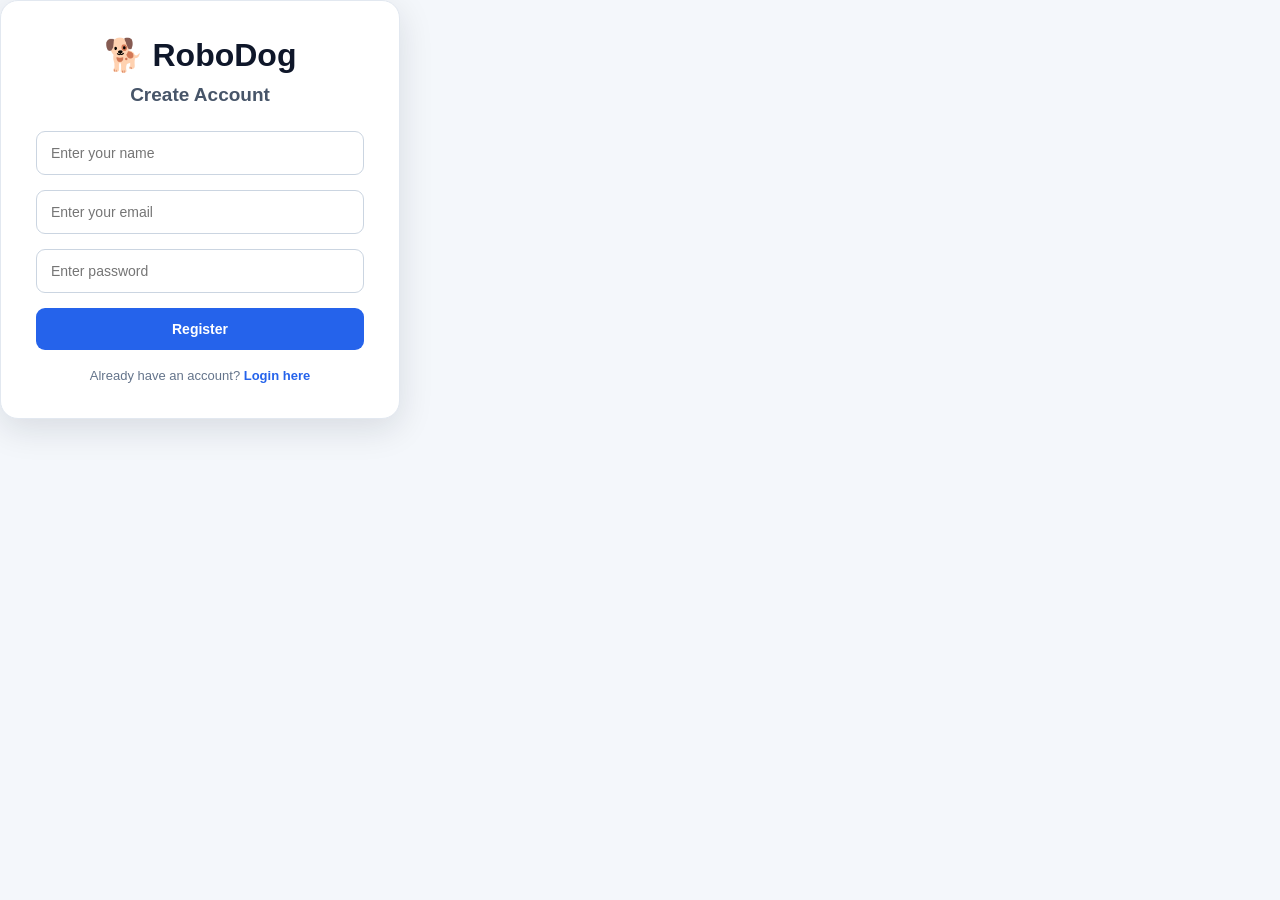
<file: Frontends/index.html>
<!DOCTYPE html>
<html lang="en">
<head>
    <meta charset="UTF-8">
    <meta name="viewport" content="width=device-width, initial-scale=1.0">

    <title>RoboDog - Register</title>

    <link rel="stylesheet" href="style.css">
</head>

<body>

    <div class="container">

        <h1>🐕 RoboDog</h1>
        <h2>Create Account</h2>

        <form id="registerForm">

            <input
                type="text"
                id="name"
                placeholder="Enter your name"
                required
            >

            <input
                type="email"
                id="email"
                placeholder="Enter your email"
                required
            >

            <input
                type="password"
                id="password"
                placeholder="Enter password"
                required
            >

            <button type="submit">
                Register
            </button>

        </form>

        <p id="message"></p>
<p class="login-link">
    Already have an account?
    <a href="login.html">Login here</a>
</p>
    </div>

    <script src="script.js"></script>

</body>
</html>
</file>
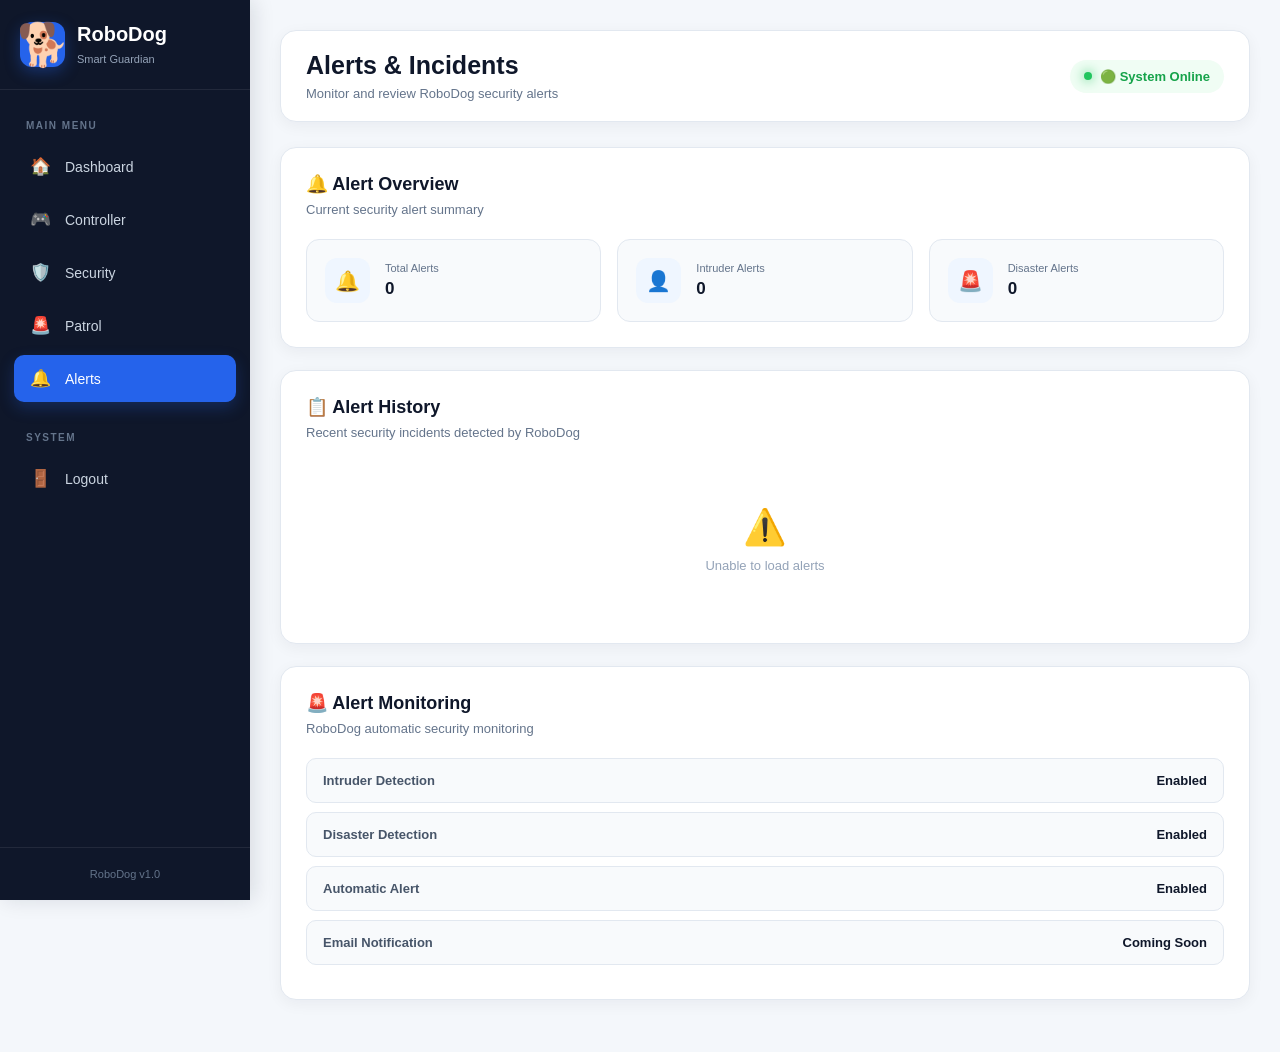
<file: Frontends/alerts.html>
<!DOCTYPE html>
<html lang="en">

<head>

    <meta charset="UTF-8">

    <meta name="viewport"
          content="width=device-width, initial-scale=1.0">

    <title>RoboDog - Alerts</title>

    <link rel="stylesheet" href="style.css">

</head>


<body>

<div class="app-layout">


    <!-- ================= SIDEBAR ================= -->

    <aside class="sidebar">

        <div class="sidebar-logo">

            <div class="logo-icon">
                🐕
            </div>

            <div>
                <h2>RoboDog</h2>

                <span>
                    Smart Guardian
                </span>
            </div>

        </div>


        <nav class="sidebar-nav">

            <p class="nav-title">
                MAIN MENU
            </p>


            <a href="dashboard.html"
               class="nav-link">

                <span>🏠</span>
                <span>Dashboard</span>

            </a>


            <a href="controller.html"
               class="nav-link">

                <span>🎮</span>
                <span>Controller</span>

            </a>


            <a href="security.html"
               class="nav-link">

                <span>🛡️</span>
                <span>Security</span>

            </a>


            <a href="patrol.html"
               class="nav-link">

                <span>🚨</span>
                <span>Patrol</span>

            </a>


            <a href="alerts.html"
               class="nav-link active">

                <span>🔔</span>
                <span>Alerts</span>

            </a>


            <p class="nav-title nav-title-bottom">
                SYSTEM
            </p>


            <a href="login.html"
               class="nav-link">

                <span>🚪</span>
                <span>Logout</span>

            </a>

        </nav>


        <div class="sidebar-footer">

            <div class="sidebar-version">
                RoboDog v1.0
            </div>

        </div>

    </aside>



    <!-- ================= MAIN CONTENT ================= -->

    <main class="main-content">


        <!-- HEADER -->

        <header class="dashboard-header">

            <div class="header-left">

                <h1>
                    Alerts & Incidents
                </h1>

                <p>
                    Monitor and review RoboDog security alerts
                </p>

            </div>


            <div class="header-right">

                <div class="online-status">

                    <span class="status-dot"></span>

                    <span>
                        🟢 System Online
                    </span>

                </div>

            </div>

        </header>



        <!-- ================= ALERT OVERVIEW ================= -->

        <section class="card">

            <div class="section-header">

                <div>

                    <h2>
                        🔔 Alert Overview
                    </h2>

                    <p>
                        Current security alert summary
                    </p>

                </div>

            </div>


            <div class="status-grid">


                <!-- TOTAL -->

                <div class="status-card">

                    <div class="status-card-icon">
                        🔔
                    </div>

                    <div>

                        <span>
                            Total Alerts
                        </span>

                        <strong id="totalAlerts">
                            0
                        </strong>

                    </div>

                </div>


                <!-- INTRUDER -->

                <div class="status-card">

                    <div class="status-card-icon">
                        👤
                    </div>

                    <div>

                        <span>
                            Intruder Alerts
                        </span>

                        <strong id="intruderAlerts">
                            0
                        </strong>

                    </div>

                </div>


                <!-- DISASTER -->

                <div class="status-card">

                    <div class="status-card-icon">
                        🚨
                    </div>

                    <div>

                        <span>
                            Disaster Alerts
                        </span>

                        <strong id="disasterAlerts">
                            0
                        </strong>

                    </div>

                </div>


            </div>

        </section>



        <!-- ================= ALERT HISTORY ================= -->

        <section class="card">

            <div class="section-header">

                <div>

                    <h2>
                        📋 Alert History
                    </h2>

                    <p>
                        Recent security incidents detected by RoboDog
                    </p>

                </div>

            </div>


            <div id="alertHistory"
                 class="alert-history">

                <div class="alert-empty">

                    <span>
                        🔔
                    </span>

                    <p>
                        Loading alerts...
                    </p>

                </div>

            </div>

        </section>



        <!-- ================= ALERT INFORMATION ================= -->

        <section class="card">

            <div class="section-header">

                <div>

                    <h2>
                        🚨 Alert Monitoring
                    </h2>

                    <p>
                        RoboDog automatic security monitoring
                    </p>

                </div>

            </div>


            <div class="status-item">

                <strong>
                    Intruder Detection
                </strong>

                <span>
                    Enabled
                </span>

            </div>


            <div class="status-item">

                <strong>
                    Disaster Detection
                </strong>

                <span>
                    Enabled
                </span>

            </div>


            <div class="status-item">

                <strong>
                    Automatic Alert
                </strong>

                <span>
                    Enabled
                </span>

            </div>


            <div class="status-item">

                <strong>
                    Email Notification
                </strong>

                <span>
                    Coming Soon
                </span>

            </div>

        </section>


    </main>

</div>



<script>

async function loadAlerts() {

    try {

        const response = await fetch(
            "http://127.0.0.1:5000/api/robot/alerts"
        );

        const data = await response.json();


        if (!response.ok) {

            throw new Error(
                "Unable to load alerts"
            );

        }


        const alerts = data.alerts || [];


        // Total alerts

        document.getElementById(
            "totalAlerts"
        ).textContent = alerts.length;


        // Count alert types

        let intruderCount = 0;

        let disasterCount = 0;


        alerts.forEach(function(alert) {

            if (alert.type === "Intruder") {

                intruderCount++;

            }


            if (alert.type === "Disaster") {

                disasterCount++;

            }

        });


        document.getElementById(
            "intruderAlerts"
        ).textContent = intruderCount;


        document.getElementById(
            "disasterAlerts"
        ).textContent = disasterCount;



        // Alert history

        const history =
            document.getElementById(
                "alertHistory"
            );


        if (alerts.length === 0) {

            history.innerHTML = `

                <div class="alert-empty">

                    <span>🔔</span>

                    <p>
                        No alerts detected
                    </p>

                </div>

            `;

            return;

        }


        history.innerHTML = "";


        alerts.slice().reverse().forEach(
            function(alert) {


                const alertItem =
                    document.createElement("div");


                alertItem.className =
                    "alert-history-item";


                let icon = "🔔";


                if (alert.type === "Intruder") {

                    icon = "🚨";

                }


                if (alert.type === "Disaster") {

                    icon = "🔥";

                }


                alertItem.innerHTML = `

                    <div class="alert-icon">

                        ${icon}

                    </div>


                    <div class="alert-content">

                        <strong>
                            ${alert.type}
                        </strong>

                        <p>
                            ${alert.message}
                        </p>

                    </div>


                    <div class="alert-time">

                        Security Alert

                    </div>

                `;


                history.appendChild(
                    alertItem
                );

            }
        );


    } catch (error) {

        console.error(
            "Alert Error:",
            error
        );


        document.getElementById(
            "alertHistory"
        ).innerHTML = `

            <div class="alert-empty">

                <span>⚠️</span>

                <p>
                    Unable to load alerts
                </p>

            </div>

        `;

    }

}


loadAlerts();

</script>


</body>

</html>
</file>
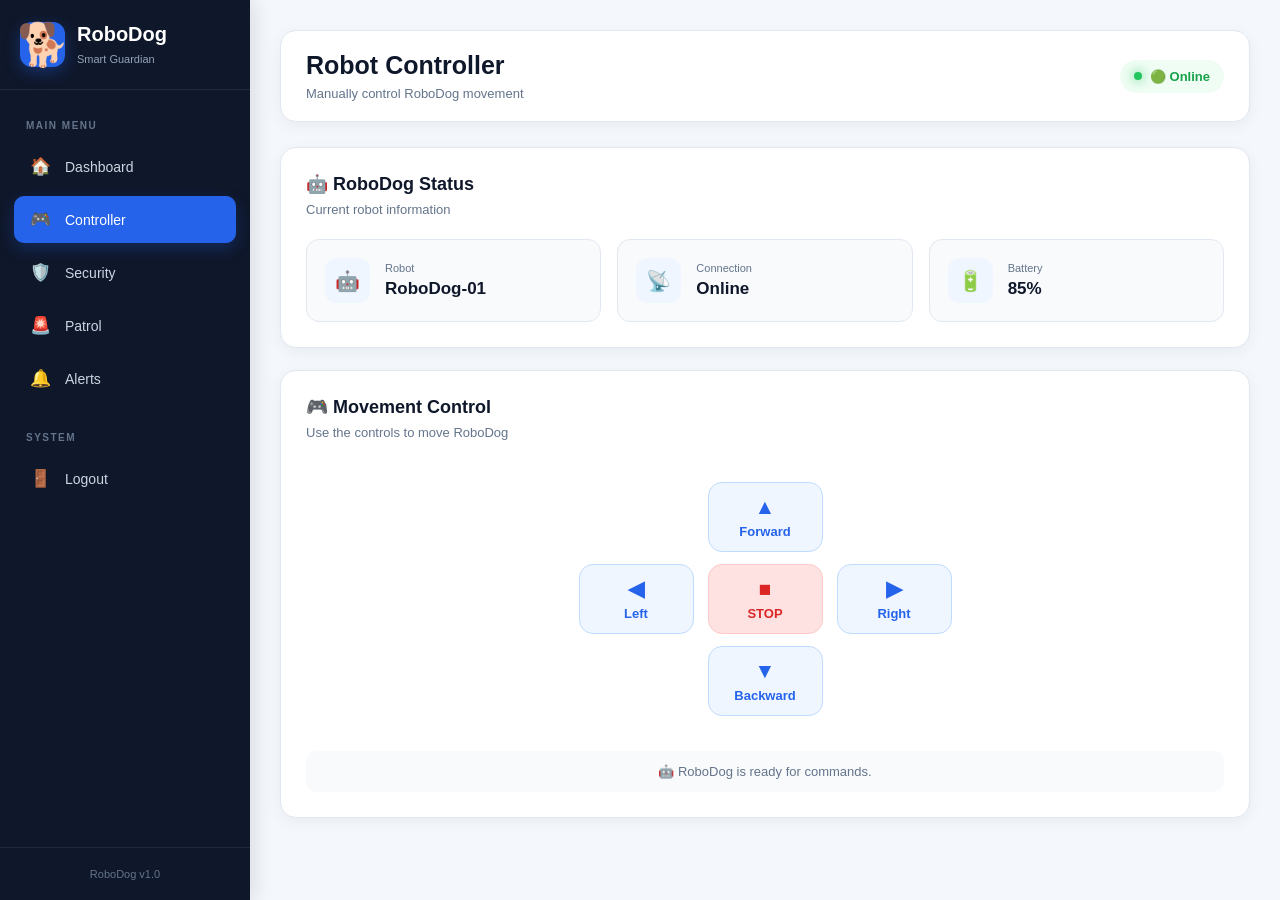
<file: Frontends/controller.html>
<!DOCTYPE html>

<html lang="en">

<head>

    <meta charset="UTF-8">

    <meta
        name="viewport"
        content="width=device-width, initial-scale=1.0"
    >

    <title>RoboDog - Controller</title>

    <link rel="stylesheet" href="style.css">

</head>


<body>

<div class="app-layout">


    <!-- =====================================
         SIDEBAR
    ====================================== -->

    <aside class="sidebar">

        <div class="sidebar-logo">

            <div class="logo-icon">
                🐕
            </div>

            <div>

                <h2>
                    RoboDog
                </h2>

                <span>
                    Smart Guardian
                </span>

            </div>

        </div>


        <nav class="sidebar-nav">

            <p class="nav-title">
                MAIN MENU
            </p>


            <a
                href="dashboard.html"
                class="nav-link"
            >
                <span>🏠</span>
                <span>Dashboard</span>
            </a>


            <a
                href="controller.html"
                class="nav-link active"
            >
                <span>🎮</span>
                <span>Controller</span>
            </a>


            <a
                href="security.html"
                class="nav-link"
            >
                <span>🛡️</span>
                <span>Security</span>
            </a>


            <a
                href="patrol.html"
                class="nav-link"
            >
                <span>🚨</span>
                <span>Patrol</span>
            </a>


            <a
                href="alerts.html"
                class="nav-link"
            >
                <span>🔔</span>
                <span>Alerts</span>
            </a>


            <p class="nav-title nav-title-bottom">
                SYSTEM
            </p>


            <a
                href="login.html"
                class="nav-link"
            >
                <span>🚪</span>
                <span>Logout</span>
            </a>

        </nav>


        <div class="sidebar-footer">

            <div class="sidebar-version">
                RoboDog v1.0
            </div>

        </div>

    </aside>



    <!-- =====================================
         MAIN CONTENT
    ====================================== -->

    <main class="main-content">


        <!-- =====================================
             HEADER
        ====================================== -->

        <header class="dashboard-header">

            <div class="header-left">

                <h1>
                    Robot Controller
                </h1>

                <p>
                    Manually control RoboDog movement
                </p>

            </div>


            <div class="header-right">

                <div class="online-status">

                    <span class="status-dot"></span>

                    <span>
                        🟢 Online
                    </span>

                </div>

            </div>

        </header>



        <!-- =====================================
             ROBOT INFORMATION
        ====================================== -->

        <section class="card">

            <div class="section-header">

                <div>

                    <h2>
                        🤖 RoboDog Status
                    </h2>

                    <p>
                        Current robot information
                    </p>

                </div>

            </div>


            <div class="status-grid">


                <!-- ROBOT -->

                <div class="status-card">

                    <div class="status-card-icon">
                        🤖
                    </div>

                    <div>

                        <span>
                            Robot
                        </span>

                        <strong>
                            RoboDog-01
                        </strong>

                    </div>

                </div>


                <!-- CONNECTION -->

                <div class="status-card">

                    <div class="status-card-icon">
                        📡
                    </div>

                    <div>

                        <span>
                            Connection
                        </span>

                        <strong id="robotConnection">
                            Online
                        </strong>

                    </div>

                </div>


                <!-- BATTERY -->

                <div class="status-card">

                    <div class="status-card-icon">
                        🔋
                    </div>

                    <div>

                        <span>
                            Battery
                        </span>

                        <strong id="batteryLevel">
                            85%
                        </strong>

                    </div>

                </div>

            </div>

        </section>



        <!-- =====================================
             MOVEMENT CONTROL
        ====================================== -->

        <section class="card">

            <div class="section-header">

                <div>

                    <h2>
                        🎮 Movement Control
                    </h2>

                    <p>
                        Use the controls to move RoboDog
                    </p>

                </div>

            </div>



            <div class="control-area">


                <!-- FORWARD -->

                <button
                    class="control-btn"
                    id="forwardBtn"
                    type="button"
                >

                    <span class="control-icon">
                        ▲
                    </span>

                    <span>
                        Forward
                    </span>

                </button>



                <!-- MIDDLE CONTROLS -->

                <div class="middle-controls">


                    <!-- LEFT -->

                    <button
                        class="control-btn"
                        id="leftBtn"
                        type="button"
                    >

                        <span class="control-icon">
                            ◀
                        </span>

                        <span>
                            Left
                        </span>

                    </button>



                    <!-- STOP -->

                    <button
                        class="stop-btn"
                        id="stopBtn"
                        type="button"
                    >

                        <span class="control-icon">
                            ■
                        </span>

                        <span>
                            STOP
                        </span>

                    </button>



                    <!-- RIGHT -->

                    <button
                        class="control-btn"
                        id="rightBtn"
                        type="button"
                    >

                        <span class="control-icon">
                            ▶
                        </span>

                        <span>
                            Right
                        </span>

                    </button>


                </div>



                <!-- BACKWARD -->

                <button
                    class="control-btn"
                    id="backwardBtn"
                    type="button"
                >

                    <span class="control-icon">
                        ▼
                    </span>

                    <span>
                        Backward
                    </span>

                </button>


            </div>



            <!-- =================================
                 COMMAND MESSAGE
            ================================== -->

            <div
                class="control-message"
                id="controlMessage"
            >
                🤖 RoboDog is ready for commands.
            </div>


        </section>


    </main>

</div>


<!-- =====================================
     JAVASCRIPT
====================================== -->

<script src="controller.js"></script>


</body>

</html>
</file>
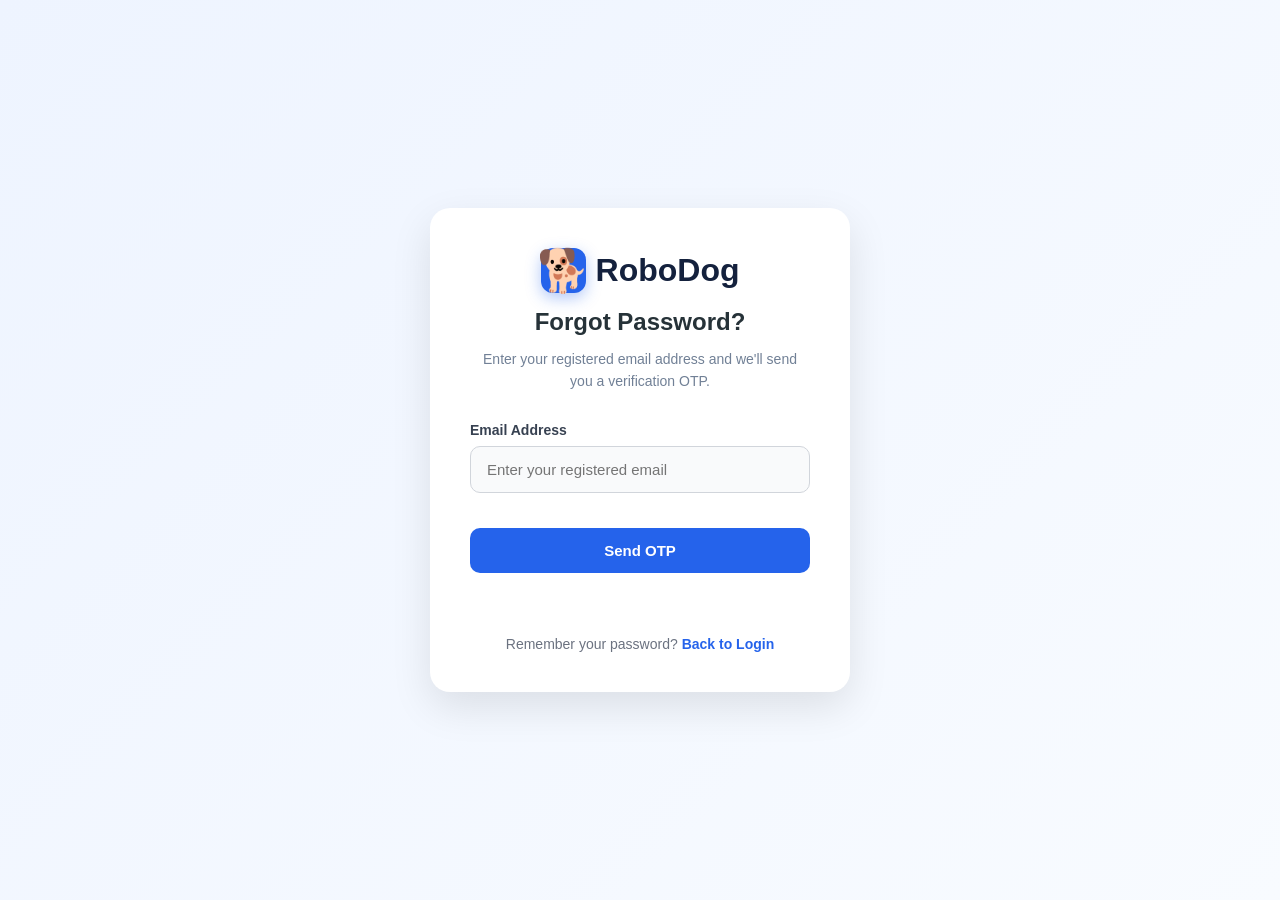
<file: Frontends/forgot-password.html>
<!DOCTYPE html>

<html lang="en">

<head>

    <meta charset="UTF-8">

    <meta name="viewport" content="width=device-width, initial-scale=1.0">

    <title>RoboDog | Forgot Password</title>

    <link rel="stylesheet" href="style.css">

</head>


<body class="auth-page">


    <div class="auth-container">


        <!-- Logo -->

        <div class="logo-section">

            <div class="logo-icon">
                🐕
            </div>

            <h1>
                RoboDog
            </h1>

        </div>


        <!-- Heading -->

        <h2>
            Forgot Password?
        </h2>


        <p class="auth-description">

            Enter your registered email address and we'll send you
            a verification OTP.

        </p>


        <!-- Email Form -->

        <form id="forgotPasswordForm">

            <label for="email">
                Email Address
            </label>

            <input
                type="email"
                id="email"
                placeholder="Enter your registered email"
                required
            >

            <button
                type="submit"
                class="primary-btn"
            >
                Send OTP
            </button>

        </form>


        <!-- OTP Section -->

        <div
            id="otpSection"
            class="otp-section"
        >

            <label for="otp">
                Enter OTP
            </label>

            <input
                type="text"
                id="otp"
                placeholder="Enter 6-digit OTP"
                maxlength="6"
            >

            <!-- OTP Timer -->

            <p
                id="otpTimer"
                class="otp-timer"
            >
                OTP expires in: 05:00
            </p>


            <button
                type="button"
                id="verifyOtpBtn"
                class="primary-btn"
            >
                Verify OTP
            </button>

        </div>


        <!-- New Password Section -->

        <div
            id="passwordSection"
            class="password-section"
        >

            <label for="newPassword">
                New Password
            </label>

            <input
                type="password"
                id="newPassword"
                placeholder="Enter new password"
            >


            <label for="confirmPassword">
                Confirm Password
            </label>

            <input
                type="password"
                id="confirmPassword"
                placeholder="Confirm your new password"
            >


            <button
                type="button"
                id="resetPasswordBtn"
                class="primary-btn"
            >
                Reset Password
            </button>

        </div>


        <!-- Message -->

        <p
            id="message"
            class="form-message"
        >
        </p>


        <!-- Back to Login -->

        <p class="back-login">

            Remember your password?

            <a href="login.html">
                Back to Login
            </a>

        </p>


    </div>


    <script src="forgot-password.js"></script>


</body>

</html>
</file>
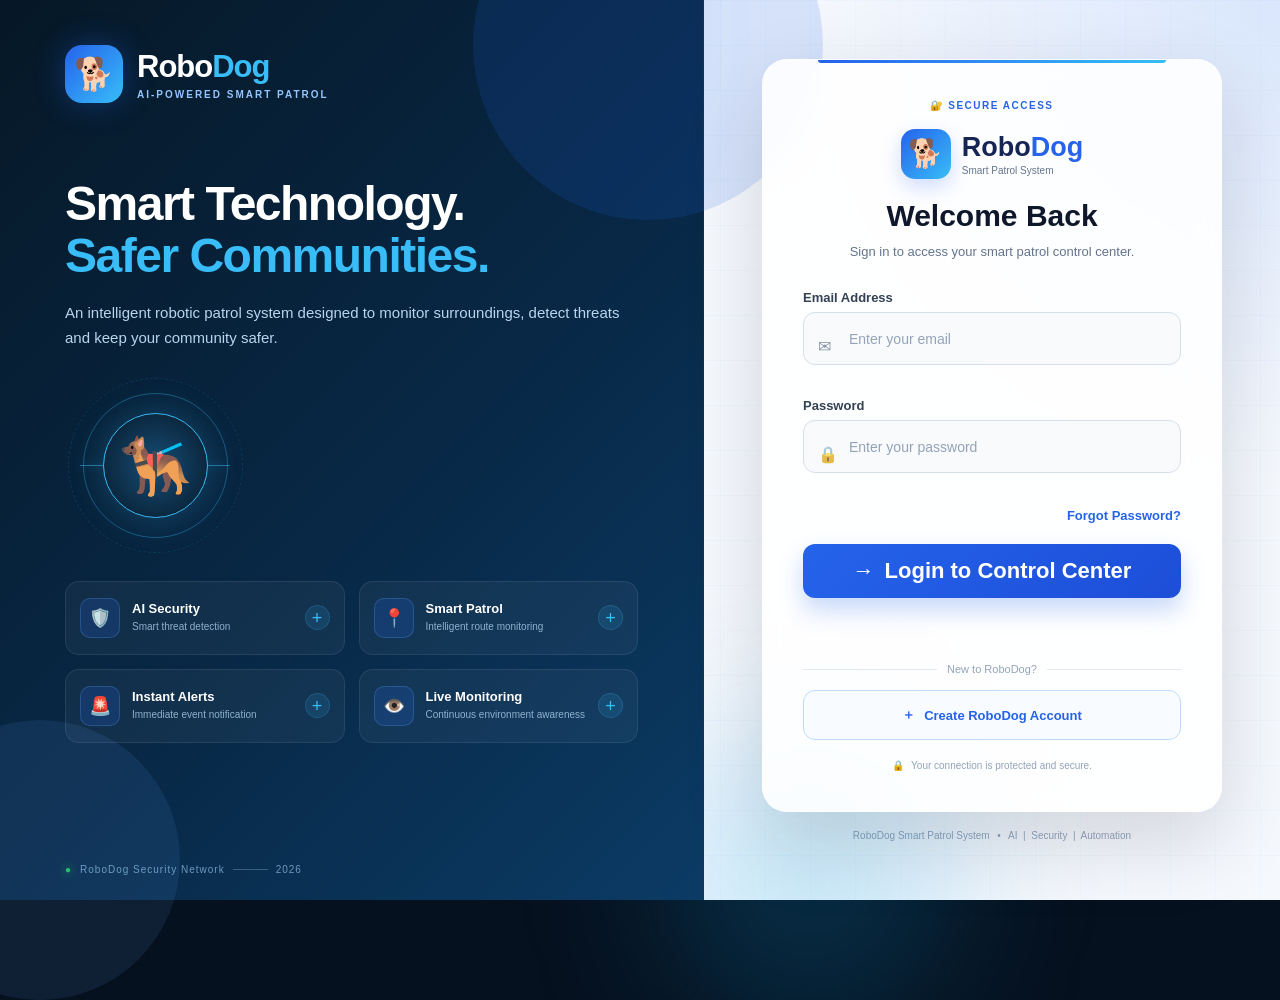
<file: Frontends/login.html>
<!DOCTYPE html>
<html lang="en">

<head>

    <meta charset="UTF-8">

    <meta name="viewport" content="width=device-width, initial-scale=1.0">

    <title>RoboDog | Smart Patrol</title>

    <link rel="stylesheet" href="style.css">

</head>


<body class="login-page">


    <!-- =========================================
         BACKGROUND EFFECT
    ========================================== -->

    <div class="tech-grid"></div>

    <div class="glow glow-one"></div>

    <div class="glow glow-two"></div>



    <!-- =========================================
         LEFT SIDE
    ========================================== -->

    <section class="login-left">


        <!-- BRAND -->

        <div class="login-brand">

            <div class="login-logo">
                🐕
            </div>

            <div>

                <h1>
                    Robo<span>Dog</span>
                </h1>

                <p>
                    AI-POWERED SMART PATROL
                </p>

            </div>

        </div>



        <!-- MAIN HERO -->

        <div class="hero-content">


            <!-- SYSTEM STATUS -->

            


            <!-- HEADING -->

            <h2>

                Smart Technology.

                <br>

                <span>Safer Communities.</span>

            </h2>



            <p class="hero-description">

                An intelligent robotic patrol system designed
                to monitor surroundings, detect threats and
                keep your community safer.

            </p>



            <!-- ROBOT VISUAL -->

            <div class="robot-display">

                <div class="robot-ring ring-one"></div>

                <div class="robot-ring ring-two"></div>

                <div class="robot-circle">

                    🐕‍🦺

                </div>

                <div class="scan-line"></div>

            </div>



            <!-- =================================
                 INTERACTIVE FEATURES
            ================================== -->

            <div class="feature-grid">



                <!-- =================================
                     AI SECURITY
                ================================== -->

                <details class="feature-card">


                    <summary>


                        <div class="feature-icon">

                            🛡️

                        </div>


                        <div>

                            <strong>
                                AI Security
                            </strong>

                            <small>
                                Smart threat detection
                            </small>

                        </div>


                        <span class="feature-arrow">
                            +
                        </span>


                    </summary>


                    <div class="feature-info">

                        <h4>
                            AI-Powered Security
                        </h4>

                        <p>

                            RoboDog can identify suspicious
                            activities and potential intruders
                            using intelligent security detection.

                        </p>


                        <div class="info-points">

                            <span>✓ Intruder Detection</span>

                            <span>✓ Suspicious Activity</span>

                            <span>✓ Security Monitoring</span>

                        </div>

                    </div>


                </details>



                <!-- =================================
                     SMART PATROL
                ================================== -->

                <details class="feature-card">


                    <summary>


                        <div class="feature-icon">

                            📍

                        </div>


                        <div>

                            <strong>
                                Smart Patrol
                            </strong>

                            <small>
                                Intelligent route monitoring
                            </small>

                        </div>


                        <span class="feature-arrow">
                            +
                        </span>


                    </summary>


                    <div class="feature-info">

                        <h4>
                            Intelligent Patrol System
                        </h4>

                        <p>

                            RoboDog can follow predefined
                            patrol routes and monitor selected
                            areas automatically.

                        </p>


                        <div class="info-points">

                            <span>✓ Predefined Routes</span>

                            <span>✓ Patrol Status</span>

                            <span>✓ Area Monitoring</span>

                        </div>

                    </div>


                </details>



                <!-- =================================
                     INSTANT ALERTS
                ================================== -->

                <details class="feature-card">


                    <summary>


                        <div class="feature-icon">

                            🚨

                        </div>


                        <div>

                            <strong>
                                Instant Alerts
                            </strong>

                            <small>
                                Immediate event notification
                            </small>

                        </div>


                        <span class="feature-arrow">
                            +
                        </span>


                    </summary>


                    <div class="feature-info">

                        <h4>
                            Real-Time Security Alerts
                        </h4>

                        <p>

                            Important security or disaster
                            events can generate alerts so that
                            the operator can respond quickly.

                        </p>


                        <div class="info-points">

                            <span>✓ Intruder Alerts</span>

                            <span>✓ Disaster Alerts</span>

                            <span>✓ Alert History</span>

                        </div>

                    </div>


                </details>



                <!-- =================================
                     LIVE MONITORING
                ================================== -->

                <details class="feature-card">


                    <summary>


                        <div class="feature-icon">

                            👁️

                        </div>


                        <div>

                            <strong>
                                Live Monitoring
                            </strong>

                            <small>
                                Continuous environment awareness
                            </small>

                        </div>


                        <span class="feature-arrow">
                            +
                        </span>


                    </summary>


                    <div class="feature-info">

                        <h4>
                            Continuous Monitoring
                        </h4>

                        <p>

                            The RoboDog control system provides
                            information about robot status,
                            patrol activity and security events.

                        </p>


                        <div class="info-points">

                            <span>✓ Robot Status</span>

                            <span>✓ Patrol Activity</span>

                            <span>✓ Security Information</span>

                        </div>

                    </div>


                </details>



            </div>


        </div>



        <!-- LEFT FOOTER -->

        <div class="left-footer">

            <span>●</span>

            RoboDog Security Network

            <span class="footer-line"></span>

            2026

        </div>


    </section>



    <!-- =========================================
         RIGHT SIDE
    ========================================== -->

    <section class="login-right">


        <div class="login-card">


            <!-- SECURE ACCESS -->

            <div class="secure-label">

                🔐 SECURE ACCESS

            </div>



            <!-- LOGO -->

            <div class="login-card-logo">


                <div class="card-logo-icon">

                    🐕

                </div>


                <div>

                    <h1>

                        Robo<span>Dog</span>

                    </h1>

                    <p>

                        Smart Patrol System

                    </p>

                </div>


            </div>



            <!-- HEADING -->

            <h2>

                Welcome Back

            </h2>


            <p class="login-subtitle">

                Sign in to access your smart patrol
                control center.

            </p>



            <!-- =================================
                 LOGIN FORM
            ================================== -->

            <form id="loginForm">



                <!-- EMAIL -->

                <div class="login-input-group">


                    <label for="email">

                        Email Address

                    </label>


                    <div class="login-input-wrapper">


                        <span class="input-icon">

                            ✉

                        </span>


                        <input
                            type="email"
                            id="email"
                            placeholder="Enter your email"
                            required
                        >


                    </div>


                </div>



                <!-- PASSWORD -->

                <div class="login-input-group">


                    <label for="password">

                        Password

                    </label>


                    <div class="login-input-wrapper">


                        <span class="input-icon">

                            🔒

                        </span>


                        <input
                            type="password"
                            id="password"
                            placeholder="Enter your password"
                            required
                        >


                    </div>


                </div>



                <!-- FORGOT PASSWORD -->

                <div class="forgot-row">

                    <a href="forgot-password.html">

                        Forgot Password?

                    </a>

                </div>



                <!-- LOGIN BUTTON -->

                <button
                    type="submit"
                    class="login-submit-btn"
                >


                    <span class="login-arrow">

                        →

                    </span>


                    <span>

                        Login to Control Center

                    </span>


                </button>


            </form>



            <!-- LOGIN MESSAGE -->

            <p
                id="message"
                class="form-message"
            >
            </p>



            <!-- REGISTER DIVIDER -->

            <div class="register-divider">


                <span></span>


                <p>

                    New to RoboDog?

                </p>


                <span></span>


            </div>



            <!-- REGISTER BUTTON -->

            <a
                href="index.html"
                class="register-btn"
            >


                <span>

                    ＋

                </span>


                Create RoboDog Account


            </a>



            <!-- SECURITY NOTE -->

            <div class="security-note">


                <span>

                    🔒

                </span>


                Your connection is protected and secure.


            </div>


        </div>



        <!-- FOOTER -->

        <p class="login-footer">

            RoboDog Smart Patrol System

            <span>•</span>

            AI &nbsp;|&nbsp; Security &nbsp;|&nbsp; Automation

        </p>


    </section>



    <!-- LOGIN JAVASCRIPT -->

    <script src="login.js"></script>


</body>

</html>
</file>
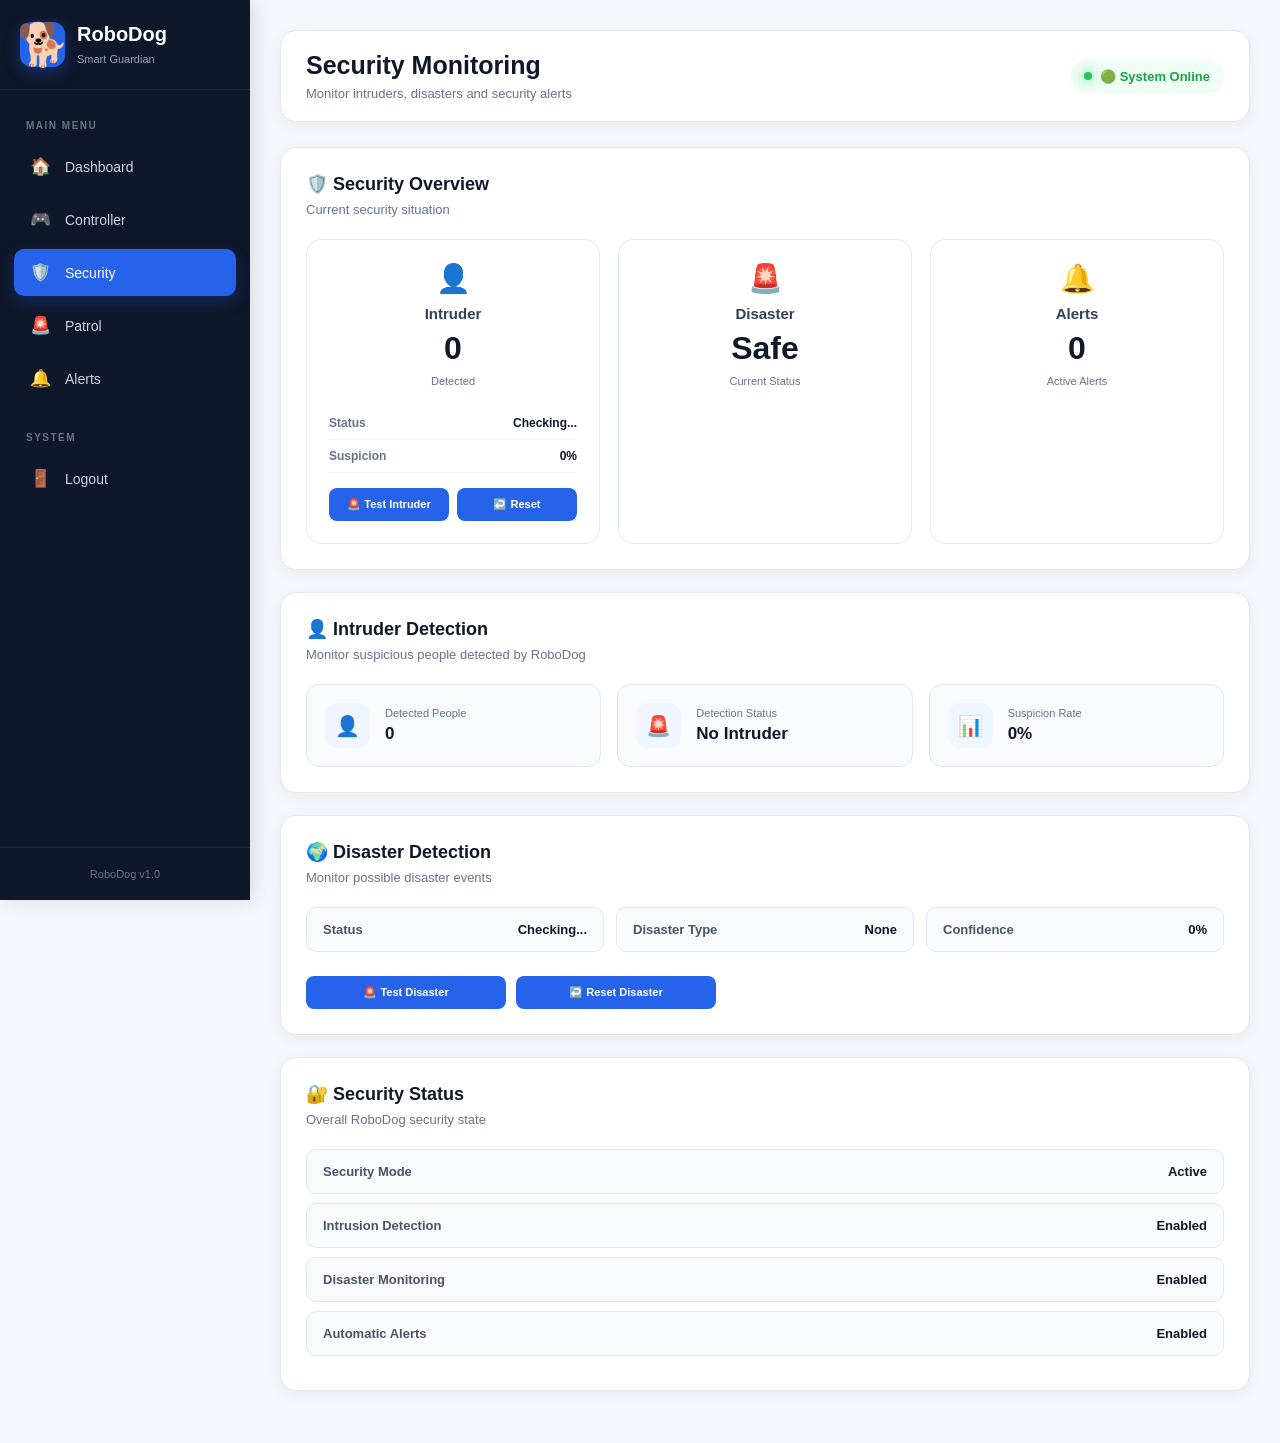
<file: Frontends/security.html>
<!DOCTYPE html>
<html lang="en">

<head>

    <meta charset="UTF-8">

    <meta name="viewport"
          content="width=device-width, initial-scale=1.0">

    <title>RoboDog - Security</title>

    <link rel="stylesheet" href="style.css">

</head>


<body>

<div class="app-layout">


    <!-- SIDEBAR -->

    <aside class="sidebar">

        <div class="sidebar-logo">

            <div class="logo-icon">
                🐕
            </div>

            <div>
                <h2>RoboDog</h2>
                <span>Smart Guardian</span>
            </div>

        </div>


        <nav class="sidebar-nav">

            <p class="nav-title">
                MAIN MENU
            </p>


            <a href="dashboard.html"
               class="nav-link">

                <span>🏠</span>
                <span>Dashboard</span>

            </a>


            <a href="controller.html"
               class="nav-link">

                <span>🎮</span>
                <span>Controller</span>

            </a>


            <a href="security.html"
               class="nav-link active">

                <span>🛡️</span>
                <span>Security</span>

            </a>


            <a href="patrol.html"
               class="nav-link">

                <span>🚨</span>
                <span>Patrol</span>

            </a>


            <a href="alerts.html"
               class="nav-link">

                <span>🔔</span>
                <span>Alerts</span>

            </a>


            <p class="nav-title nav-title-bottom">
                SYSTEM
            </p>


            <a href="login.html"
               class="nav-link">

                <span>🚪</span>
                <span>Logout</span>

            </a>

        </nav>


        <div class="sidebar-footer">

            <div class="sidebar-version">
                RoboDog v1.0
            </div>

        </div>

    </aside>



    <!-- MAIN CONTENT -->

    <main class="main-content">


        <!-- HEADER -->

        <header class="dashboard-header">

            <div class="header-left">

                <h1>
                    Security Monitoring
                </h1>

                <p>
                    Monitor intruders, disasters and security alerts
                </p>

            </div>


            <div class="header-right">

                <div class="online-status">

                    <span class="status-dot"></span>

                    <span>
                        🟢 System Online
                    </span>

                </div>

            </div>

        </header>



        <!-- SECURITY OVERVIEW -->

        <section class="card">

            <div class="section-header">

                <div>

                    <h2>
                        🛡️ Security Overview
                    </h2>

                    <p>
                        Current security situation
                    </p>

                </div>

            </div>


            <div class="security-grid">


                <!-- INTRUDER -->

                <div class="security-box intruder-box">

                    <div class="security-icon">
                        👤
                    </div>

                    <h3>
                        Intruder
                    </h3>

                    <p class="security-number"
                       id="intruderCount">

                        0

                    </p>

                    <span>
                        Detected
                    </span>


                    <div class="security-details">

                        <div>

                            <strong>
                                Status
                            </strong>

                            <span id="intruderStatus">
                                Checking...
                            </span>

                        </div>


                        <div>

                            <strong>
                                Suspicion
                            </strong>

                            <span id="suspicionRate">
                                0%
                            </span>

                        </div>

                    </div>


                    <div class="security-actions">

                        <button id="testIntruderBtn">

                            🚨 Test Intruder

                        </button>


                        <button id="resetIntruderBtn">

                            ↩️ Reset

                        </button>

                    </div>

                </div>



                <!-- DISASTER -->

                <div class="security-box disaster-box">

                    <div class="security-icon">
                        🚨
                    </div>

                    <h3>
                        Disaster
                    </h3>

                    <p class="security-number"
                       id="disasterStatus">

                        Safe

                    </p>

                    <span>
                        Current Status
                    </span>

                </div>



                <!-- ALERT -->

                <div class="security-box alert-box">

                    <div class="security-icon">
                        🔔
                    </div>

                    <h3>
                        Alerts
                    </h3>

                    <p class="security-number"
                       id="alertCount">

                        0

                    </p>

                    <span>
                        Active Alerts
                    </span>

                </div>


            </div>

        </section>



        <!-- INTRUDER DETECTION -->

        <section class="card">

            <div class="section-header">

                <div>

                    <h2>
                        👤 Intruder Detection
                    </h2>

                    <p>
                        Monitor suspicious people detected by RoboDog
                    </p>

                </div>

            </div>


            <div class="status-grid">


                <div class="status-card">

                    <div class="status-card-icon">
                        👤
                    </div>

                    <div>

                        <span>
                            Detected People
                        </span>

                        <strong id="securityIntruderCount">
                            0
                        </strong>

                    </div>

                </div>


                <div class="status-card">

                    <div class="status-card-icon">
                        🚨
                    </div>

                    <div>

                        <span>
                            Detection Status
                        </span>

                        <strong id="securityIntruderStatus">
                            No Intruder
                        </strong>

                    </div>

                </div>


                <div class="status-card">

                    <div class="status-card-icon">
                        📊
                    </div>

                    <div>

                        <span>
                            Suspicion Rate
                        </span>

                        <strong id="securitySuspicionRate">
                            0%
                        </strong>

                    </div>

                </div>


            </div>

        </section>



        <!-- DISASTER DETECTION -->

        <section class="card">

            <div class="section-header">

                <div>

                    <h2>
                        🌍 Disaster Detection
                    </h2>

                    <p>
                        Monitor possible disaster events
                    </p>

                </div>

            </div>


            <div class="disaster-status-grid">


                <div class="status-item">

                    <strong>
                        Status
                    </strong>

                    <span id="disasterDetectionStatus">
                        Checking...
                    </span>

                </div>


                <div class="status-item">

                    <strong>
                        Disaster Type
                    </strong>

                    <span id="disasterType">
                        None
                    </span>

                </div>


                <div class="status-item">

                    <strong>
                        Confidence
                    </strong>

                    <span id="disasterConfidence">
                        0%
                    </span>

                </div>

            </div>


            <div class="disaster-actions">

                <button id="testDisasterBtn">

                    🚨 Test Disaster

                </button>


                <button id="resetDisasterBtn">

                    ↩️ Reset Disaster

                </button>

            </div>

        </section>



        <!-- SECURITY INFORMATION -->

        <section class="card">

            <div class="section-header">

                <div>

                    <h2>
                        🔐 Security Status
                    </h2>

                    <p>
                        Overall RoboDog security state
                    </p>

                </div>

            </div>


            <div class="status-item">

                <strong>
                    Security Mode
                </strong>

                <span>
                    Active
                </span>

            </div>


            <div class="status-item">

                <strong>
                    Intrusion Detection
                </strong>

                <span>
                    Enabled
                </span>

            </div>


            <div class="status-item">

                <strong>
                    Disaster Monitoring
                </strong>

                <span>
                    Enabled
                </span>

            </div>


            <div class="status-item">

                <strong>
                    Automatic Alerts
                </strong>

                <span>
                    Enabled
                </span>

            </div>

        </section>


    </main>

</div>


<script>
const API = "http://127.0.0.1:5000/api/robot";

/* =========================
   INTRUDER
========================= */

async function loadIntruder() {
    try {
        const response = await fetch(API + "/intruder/status");
        const data = await response.json();

        document.getElementById("intruderCount").textContent = data.count;
        document.getElementById("intruderStatus").textContent = data.status;
        document.getElementById("suspicionRate").textContent =
            data.suspicion_rate + "%";

    } catch (error) {
        console.error("Intruder Error:", error);
    }
}


/* TEST INTRUDER */

const testIntruderBtn = document.getElementById("testIntruderBtn");

if (testIntruderBtn) {
    testIntruderBtn.addEventListener("click", async function () {

        const response = await fetch(
            API + "/intruder/test",
            {
                method: "POST"
            }
        );

        const data = await response.json();

        document.getElementById("intruderCount").textContent =
            data.count;

        document.getElementById("intruderStatus").textContent =
            data.status;

        document.getElementById("suspicionRate").textContent =
            data.suspicion_rate + "%";

        loadAlerts();
    });
}


/* RESET INTRUDER */

const resetIntruderBtn = document.getElementById("resetIntruderBtn");

if (resetIntruderBtn) {
    resetIntruderBtn.addEventListener("click", async function () {

        await fetch(
            API + "/intruder/reset",
            {
                method: "POST"
            }
        );

        loadIntruder();
    });
}


/* =========================
   DISASTER
========================= */

async function loadDisaster() {

    try {

        const response = await fetch(
            API + "/disaster/status"
        );

        const data = await response.json();

        document.getElementById("disasterStatus").textContent =
            data.status;

        document.getElementById("disasterType").textContent =
            data.type;

        document.getElementById("disasterConfidence").textContent =
            data.confidence + "%";

    } catch (error) {
        console.error("Disaster Error:", error);
    }
}


/* TEST DISASTER */

const testDisasterBtn =
    document.getElementById("testDisasterBtn");

if (testDisasterBtn) {

    testDisasterBtn.addEventListener("click", async function () {

        const response = await fetch(
            API + "/disaster/test",
            {
                method: "POST"
            }
        );

        const data = await response.json();

        document.getElementById("disasterStatus").textContent =
            data.status;

        document.getElementById("disasterType").textContent =
            data.type;

        document.getElementById("disasterConfidence").textContent =
            data.confidence + "%";

        loadAlerts();
    });
}


/* RESET DISASTER */

const resetDisasterBtn =
    document.getElementById("resetDisasterBtn");

if (resetDisasterBtn) {

    resetDisasterBtn.addEventListener("click", async function () {

        await fetch(
            API + "/disaster/reset",
            {
                method: "POST"
            }
        );

        loadDisaster();
    });
}


/* =========================
   ALERTS
========================= */

async function loadAlerts() {

    try {

        const response = await fetch(
            API + "/alerts"
        );

        const data = await response.json();

        const alertCount =
            document.getElementById("alertCount");

        if (alertCount) {
            alertCount.textContent = data.count;
        }

    } catch (error) {
        console.error("Alert Error:", error);
    }
}


/* =========================
   PAGE LOAD
========================= */

loadIntruder();
loadDisaster();
loadAlerts();
</script>

</body>

</html>
</file>
<file: Frontends/style.css>
/* =========================================================
   ROBODOG - PROFESSIONAL DASHBOARD STYLE
   ========================================================= */


/* =========================
   GLOBAL RESET
   ========================= */

* {
    box-sizing: border-box;
    margin: 0;
    padding: 0;
}


body {
    font-family: Arial, Helvetica, sans-serif;
    background: #f4f7fb;
    color: #1e293b;
    min-height: 100vh;
}


/* =========================
   APP LAYOUT
   ========================= */

.app-layout {
    display: flex;
    min-height: 100vh;
}


/* =========================
   SIDEBAR
   ========================= */

.sidebar {
    width: 250px;
    min-height: 100vh;

    background: #0f172a;
    color: white;

    display: flex;
    flex-direction: column;

    position: fixed;
    left: 0;
    top: 0;
    bottom: 0;

    z-index: 1000;

    box-shadow: 4px 0 20px rgba(15, 23, 42, 0.12);
}


/* Logo */

.sidebar-logo {
    height: 90px;

    display: flex;
    align-items: center;

    gap: 12px;

    padding: 20px;

    border-bottom: 1px solid rgba(255, 255, 255, 0.08);
}


.logo-icon {
    width: 45px;
    height: 45px;

    border-radius: 12px;

    background: #2563eb;

    display: flex;
    align-items: center;
    justify-content: center;

    font-size: 24px;

    box-shadow: 0 5px 15px rgba(37, 99, 235, 0.35);
}


.sidebar-logo h2 {
    font-size: 20px;
    margin-bottom: 3px;
}


.sidebar-logo span {
    font-size: 11px;
    color: #94a3b8;
}


/* Navigation */

.sidebar-nav {
    padding: 25px 14px;

    flex: 1;
}


.nav-title {
    font-size: 10px;
    font-weight: bold;

    letter-spacing: 1.5px;

    color: #64748b;

    margin: 5px 12px 12px;
}


.nav-title-bottom {
    margin-top: 30px;
}


.nav-link {
    display: flex;
    align-items: center;

    gap: 13px;

    text-decoration: none;

    color: #cbd5e1;

    padding: 13px 14px;

    margin-bottom: 6px;

    border-radius: 10px;

    font-size: 14px;
    font-weight: 500;

    transition: all 0.25s ease;
}


.nav-link span:first-child {
    width: 24px;
    text-align: center;
    font-size: 17px;
}


.nav-link:hover {
    background: #1e293b;
    color: white;

    transform: translateX(3px);
}


.nav-link.active {
    background: #2563eb;
    color: white;

    box-shadow: 0 6px 15px rgba(37, 99, 235, 0.25);
}


/* Sidebar footer */

.sidebar-footer {
    padding: 20px;

    border-top: 1px solid rgba(255, 255, 255, 0.08);
}


.sidebar-version {
    text-align: center;

    font-size: 11px;

    color: #64748b;
}


/* =========================
   MAIN CONTENT
   ========================= */

.main-content {
    margin-left: 250px;

    width: calc(100% - 250px);

    min-height: 100vh;

    padding: 30px;
}


/* =========================
   HEADER
   ========================= */

.dashboard-header {
    min-height: 75px;

    display: flex;

    justify-content: space-between;
    align-items: center;

    margin-bottom: 25px;

    background: white;

    padding: 20px 25px;

    border-radius: 16px;

    border: 1px solid #e2e8f0;

    box-shadow: 0 4px 15px rgba(15, 23, 42, 0.05);
}


.header-left h1 {
    font-size: 25px;

    color: #0f172a;

    margin-bottom: 6px;
}


.header-left p {
    color: #64748b;

    font-size: 13px;
}


.header-right {
    display: flex;
    align-items: center;
    gap: 15px;
}


/* Online status */

.online-status {
    display: flex;
    align-items: center;

    gap: 8px;

    font-size: 13px;

    font-weight: 600;

    color: #16a34a;

    background: #f0fdf4;

    padding: 9px 14px;

    border-radius: 20px;
}


.status-dot {
    width: 8px;
    height: 8px;

    background: #22c55e;

    border-radius: 50%;

    box-shadow: 0 0 0 4px rgba(34, 197, 94, 0.12);
}


/* =========================
   CARDS
   ========================= */

.card {
    background: white;

    border: 1px solid #e2e8f0;

    border-radius: 16px;

    padding: 25px;

    margin-bottom: 22px;

    box-shadow: 0 4px 15px rgba(15, 23, 42, 0.05);

    transition: all 0.25s ease;
}


.card:hover {
    box-shadow: 0 8px 25px rgba(15, 23, 42, 0.08);
}


.card h2 {
    font-size: 18px;

    color: #0f172a;

    margin-bottom: 7px;
}


/* Section heading */

.section-header {
    display: flex;

    justify-content: space-between;
    align-items: center;

    margin-bottom: 22px;
}


.section-header p {
    font-size: 13px;

    color: #64748b;
}


/* =========================
   STATUS GRID
   ========================= */

.status-grid {
    display: grid;

    grid-template-columns: repeat(3, 1fr);

    gap: 16px;
}


.status-card {
    display: flex;
    align-items: center;

    gap: 15px;

    padding: 18px;

    background: #f8fafc;

    border: 1px solid #e2e8f0;

    border-radius: 13px;

    transition: all 0.25s ease;
}


.status-card:hover {
    border-color: #bfdbfe;

    transform: translateY(-2px);
}


.status-card-icon {
    width: 45px;
    height: 45px;

    display: flex;
    align-items: center;
    justify-content: center;

    background: #eff6ff;

    border-radius: 12px;

    font-size: 20px;
}


.status-card span {
    display: block;

    font-size: 11px;

    color: #64748b;

    margin-bottom: 5px;
}


.status-card strong {
    display: block;

    font-size: 17px;

    color: #0f172a;
}


/* =========================
   STATUS ITEMS
   ========================= */

.status-item {
    display: flex;

    justify-content: space-between;
    align-items: center;

    padding: 14px 16px;

    margin-bottom: 9px;

    background: #f8fafc;

    border: 1px solid #e2e8f0;

    border-radius: 10px;
}


.status-item strong {
    color: #475569;

    font-size: 13px;
}


.status-item span {
    color: #0f172a;

    font-size: 13px;

    font-weight: 600;
}


/* =========================
   ROBOT CONTROL
   ========================= */

.control-area,
.control-panel {
    display: flex;

    flex-direction: column;

    align-items: center;

    justify-content: center;

    gap: 12px;

    padding: 20px;
}


.middle-controls {
    display: flex;

    align-items: center;

    gap: 14px;
}


.control-btn,
.stop-btn {
    width: 115px;
    min-height: 70px;

    border: none;

    border-radius: 14px;

    cursor: pointer;

    font-size: 13px;

    font-weight: 600;

    transition: all 0.2s ease;

    display: flex;

    flex-direction: column;

    align-items: center;

    justify-content: center;

    gap: 5px;
}


.control-btn {
    background: #eff6ff;

    color: #2563eb;

    border: 1px solid #bfdbfe;
}


.control-btn:hover {
    background: #2563eb;

    color: white;

    transform: translateY(-3px);

    box-shadow: 0 8px 18px rgba(37, 99, 235, 0.22);
}


.stop-btn {
    background: #fee2e2;

    color: #dc2626;

    border: 1px solid #fecaca;
}


.stop-btn:hover {
    background: #dc2626;

    color: white;

    transform: translateY(-3px);

    box-shadow: 0 8px 18px rgba(220, 38, 38, 0.22);
}


.control-icon {
    font-size: 21px;
}


.control-message {
    margin-top: 15px;

    padding: 13px;

    text-align: center;

    background: #f8fafc;

    color: #64748b;

    border-radius: 10px;

    font-size: 13px;
}


/* =========================
   SECURITY
   ========================= */

.security-grid {
    display: grid;

    grid-template-columns: repeat(3, 1fr);

    gap: 18px;
}


.security-box {
    padding: 22px;

    border-radius: 15px;

    border: 1px solid #e2e8f0;

    background: #ffffff;

    text-align: center;

    transition: all 0.25s ease;
}


.security-box:hover {
    transform: translateY(-3px);

    box-shadow: 0 8px 20px rgba(15, 23, 42, 0.07);
}


.security-icon {
    font-size: 28px;

    margin-bottom: 10px;
}


.security-box h3 {
    font-size: 15px;

    color: #334155;

    margin-bottom: 8px;
}


.security-number {
    font-size: 32px;

    font-weight: bold;

    color: #0f172a;

    margin-bottom: 4px;
}


.security-box > span {
    font-size: 11px;

    color: #64748b;
}


/* Security details */

.security-details {
    margin-top: 18px;
}


.security-details > div {
    display: flex;

    justify-content: space-between;

    padding: 9px 0;

    border-bottom: 1px solid #f1f5f9;

    font-size: 12px;
}


.security-details strong {
    color: #64748b;
}


.security-details span {
    color: #0f172a;

    font-weight: 600;
}


/* Security actions */

.security-actions {
    display: flex;

    gap: 8px;

    margin-top: 15px;
}


.security-actions button,
.disaster-actions button {
    flex: 1;

    width: auto;

    padding: 10px;

    border: none;

    border-radius: 8px;

    cursor: pointer;

    font-size: 11px;

    font-weight: 600;

    background: #2563eb;

    color: white;

    transition: 0.2s;
}


.security-actions button:hover,
.disaster-actions button:hover {
    opacity: 0.88;

    transform: translateY(-1px);
}


/* =========================
   DISASTER
   ========================= */

.disaster-status-grid {
    display: grid;

    grid-template-columns: repeat(3, 1fr);

    gap: 12px;
}


.disaster-actions {
    display: flex;

    gap: 10px;

    margin-top: 15px;
}


.disaster-actions button {
    max-width: 200px;
}


/* =========================
   PATROL
   ========================= */

.patrol-actions {
    display: flex;

    gap: 12px;

    flex-wrap: wrap;
}


.patrol-actions button {
    width: auto;

    min-width: 145px;

    padding: 12px 20px;

    border: none;

    border-radius: 9px;

    background: #2563eb;

    color: white;

    font-size: 13px;

    font-weight: 600;

    cursor: pointer;

    transition: all 0.2s ease;
}


.patrol-actions button:hover {
    background: #1d4ed8;

    transform: translateY(-2px);

    box-shadow: 0 6px 15px rgba(37, 99, 235, 0.2);
}


/* =========================
   MAP
   ========================= */

#map {
    width: 100%;

    height: 450px;

    border-radius: 14px;

    overflow: hidden;

    margin-top: 10px;

    border: 1px solid #e2e8f0;
}


/* =========================
   CAMERA
   ========================= */

.camera-box {
    height: 350px;

    background: #0f172a;

    border-radius: 14px;

    display: flex;

    align-items: center;
    justify-content: center;

    color: #94a3b8;

    border: 1px solid #1e293b;
}


.camera-box p {
    font-size: 14px;
}


/* =========================
   ALERT HISTORY
   ========================= */

.alert-history {
    display: flex;

    flex-direction: column;

    gap: 12px;
}


.alert-history-item {
    display: flex;

    align-items: center;

    gap: 15px;

    padding: 16px;

    background: #f8fafc;

    border: 1px solid #e2e8f0;

    border-radius: 12px;

    transition: 0.2s;
}


.alert-history-item:hover {
    background: #f1f5f9;

    transform: translateX(3px);
}


.alert-icon {
    width: 42px;
    height: 42px;

    border-radius: 10px;

    display: flex;

    align-items: center;
    justify-content: center;

    background: #fee2e2;

    font-size: 19px;

    flex-shrink: 0;
}


.alert-content {
    flex: 1;
}


.alert-content strong {
    display: block;

    font-size: 14px;

    color: #0f172a;

    margin-bottom: 5px;
}


.alert-content p {
    font-size: 12px;

    color: #64748b;
}


.alert-time {
    font-size: 11px;

    color: #94a3b8;
}


/* Empty alerts */

.alert-empty {
    text-align: center;

    padding: 45px 20px;

    color: #94a3b8;
}


.alert-empty span {
    display: block;

    font-size: 35px;

    margin-bottom: 10px;
}


.alert-empty p {
    font-size: 13px;
}


/* =========================
   BUTTONS
   ========================= */

button {
    font-family: inherit;
}


/* =========================
   OLD LOGIN / REGISTER PAGE
   ========================= */

.container {
    width: 400px;

    max-width: 90%;

    background: white;

    padding: 35px;

    border-radius: 18px;

    box-shadow: 0 10px 35px rgba(15, 23, 42, 0.12);

    text-align: center;

    border: 1px solid #e2e8f0;
}


.container h1 {
    color: #0f172a;

    margin-bottom: 10px;
}


.container h2 {
    color: #475569;

    margin-bottom: 25px;

    font-size: 19px;
}


input {
    width: 100%;

    padding: 13px 14px;

    margin-bottom: 15px;

    border: 1px solid #cbd5e1;

    border-radius: 9px;

    font-size: 14px;

    outline: none;

    transition: 0.2s;
}


input:focus {
    border-color: #2563eb;

    box-shadow: 0 0 0 3px rgba(37, 99, 235, 0.1);
}


.container button {
    width: 100%;

    padding: 13px;

    border: none;

    border-radius: 9px;

    background: #2563eb;

    color: white;

    font-size: 14px;

    font-weight: 600;

    cursor: pointer;

    transition: 0.2s;
}


.container button:hover {
    background: #1d4ed8;

    transform: translateY(-1px);
}


#message {
    margin-top: 18px;

    font-size: 13px;
}


/* =========================
   RESPONSIVE DESIGN
   ========================= */

@media (max-width: 1000px) {

    .status-grid {
        grid-template-columns: repeat(2, 1fr);
    }


    .security-grid {
        grid-template-columns: 1fr;
    }


    .disaster-status-grid {
        grid-template-columns: 1fr;
    }

}


@media (max-width: 750px) {

    .sidebar {
        width: 70px;
    }


    .sidebar-logo {
        justify-content: center;

        padding: 10px;
    }


    .sidebar-logo > div:last-child,
    .nav-link span:last-child,
    .nav-title,
    .sidebar-footer {
        display: none;
    }


    .nav-link {
        justify-content: center;

        padding: 13px 8px;
    }


    .nav-link span:first-child {
        font-size: 19px;
    }


    .main-content {
        margin-left: 70px;

        width: calc(100% - 70px);

        padding: 18px;
    }


    .dashboard-header {
        flex-direction: column;

        align-items: flex-start;

        gap: 15px;
    }


    .status-grid {
        grid-template-columns: 1fr;
    }


    .middle-controls {
        gap: 7px;
    }


    .control-btn,
    .stop-btn {
        width: 90px;
    }


    #map {
        height: 350px;
    }

}


@media (max-width: 500px) {

    .main-content {
        padding: 12px;
    }


    .card {
        padding: 18px;
    }


    .header-left h1 {
        font-size: 21px;
    }


    .control-btn,
    .stop-btn {
        width: 75px;

        min-height: 65px;

        font-size: 11px;
    }


    .control-icon {
        font-size: 18px;
    }


    .security-actions {
        flex-direction: column;
    }


    .patrol-actions {
        flex-direction: column;
    }


    .patrol-actions button {
        width: 100%;
    }


    #map {
        height: 300px;
    }

}
.register-link,
.login-link {
    margin-top: 18px;
    font-size: 13px;
    color: #64748b;
}

.register-link a,
.login-link a {
    color: #2563eb;
    text-decoration: none;
    font-weight: 600;
}

.register-link a:hover,
.login-link a:hover {
    text-decoration: underline;
}
.user-info {
    display: flex;
    flex-direction: column;
    align-items: flex-end;
    margin-right: 5px;
}

.user-info strong {
    font-size: 13px;
    color: #0f172a;
}

.user-info span {
    font-size: 11px;
    color: #64748b;
    margin-top: 3px;
}
.forgot-link {
    text-align: right;
    margin-top: -5px;
    margin-bottom: 15px;
    font-size: 13px;
}

.forgot-link a {
    color: #2563eb;
    text-decoration: none;
    font-weight: 600;
}

.forgot-link a:hover {
    text-decoration: underline;
}
.forgot-description {
    font-size: 13px;
    color: #64748b;
    line-height: 1.5;
    margin-bottom: 20px;
}
/* =====================================
   FORGOT PASSWORD PAGE
===================================== */

.auth-page {
    min-height: 100vh;

    display: flex;
    justify-content: center;
    align-items: center;

    background: linear-gradient(
        135deg,
        #eef4ff,
        #f8fbff
    );

    font-family: Arial, Helvetica, sans-serif;
}


/* Main Card */

.auth-container {
    width: 420px;
    max-width: 90%;

    background: #ffffff;

    padding: 40px;

    border-radius: 20px;

    box-shadow:
        0 15px 40px rgba(0, 0, 0, 0.10);

    text-align: center;
}


/* Logo */

.logo-section {
    display: flex;

    justify-content: center;
    align-items: center;

    gap: 10px;

    margin-bottom: 10px;
}


.logo-icon {
    font-size: 42px;
}


.logo-section h1 {
    margin: 0;

    font-size: 32px;

    color: #14213d;

    font-weight: 700;
}


/* Heading */

.auth-container h2 {
    margin-top: 15px;
    margin-bottom: 12px;

    font-size: 24px;

    color: #263238;
}


/* Description */

.auth-description {
    color: #718096;

    font-size: 14px;

    line-height: 1.6;

    margin-bottom: 30px;
}


/* Form */

#forgotPasswordForm {
    text-align: left;
}


/* Label */

#forgotPasswordForm label {
    display: block;

    margin-bottom: 8px;

    font-size: 14px;

    font-weight: 600;

    color: #374151;
}


/* Email Input */

#forgotPasswordForm input {
    width: 100%;

    box-sizing: border-box;

    padding: 14px 16px;

    border: 1px solid #d1d5db;

    border-radius: 10px;

    font-size: 15px;

    outline: none;

    transition: 0.3s;

    background: #f9fafb;
}


/* Input Focus */

#forgotPasswordForm input:focus {
    border-color: #2563eb;

    background: #ffffff;

    box-shadow:
        0 0 0 3px rgba(37, 99, 235, 0.10);
}


/* Send OTP Button */

.primary-btn {
    width: 100%;

    margin-top: 20px;

    padding: 14px;

    border: none;

    border-radius: 10px;

    background: #2563eb;

    color: white;

    font-size: 15px;

    font-weight: 600;

    cursor: pointer;

    transition: 0.3s;
}


/* Button Hover */

.primary-btn:hover {
    background: #1d4ed8;

    transform: translateY(-1px);

    box-shadow:
        0 6px 15px rgba(37, 99, 235, 0.25);
}


/* Message */

.form-message {
    margin-top: 18px;

    font-size: 14px;

    font-weight: 500;

    min-height: 20px;
}


/* Back to Login */

.back-login {
    margin-top: 25px;

    font-size: 14px;

    color: #6b7280;
}


.back-login a {
    color: #2563eb;

    font-weight: 600;

    text-decoration: none;
}


.back-login a:hover {
    text-decoration: underline;
}


/* =====================================
   RESPONSIVE
===================================== */

@media (max-width: 500px) {

    .auth-container {
        padding: 30px 25px;
    }

    .logo-section h1 {
        font-size: 28px;
    }

    .auth-container h2 {
        font-size: 22px;
    }
}
/* =====================================
   OTP SECTION
===================================== */

.otp-section {
    display: none;
    margin-top: 25px;
    text-align: left;
}

.otp-section label {
    display: block;
    margin-bottom: 8px;
    font-size: 14px;
    font-weight: 600;
    color: #374151;
}

.otp-section input {
    width: 100%;
    box-sizing: border-box;

    padding: 14px 16px;

    border: 1px solid #d1d5db;
    border-radius: 10px;

    font-size: 16px;

    outline: none;

    background: #f9fafb;

    text-align: center;

    letter-spacing: 5px;
}

.otp-section input:focus {
    border-color: #2563eb;
    background: #ffffff;

    box-shadow:
        0 0 0 3px rgba(37, 99, 235, 0.10);
}
/* =====================================
   NEW PASSWORD SECTION
===================================== */

.password-section {
    display: none;

    margin-top: 25px;

    text-align: left;
}


.password-section label {
    display: block;

    margin-top: 15px;

    margin-bottom: 8px;

    font-size: 14px;

    font-weight: 600;

    color: #374151;
}


.password-section input {
    width: 100%;

    box-sizing: border-box;

    padding: 14px 16px;

    border: 1px solid #d1d5db;

    border-radius: 10px;

    font-size: 15px;

    outline: none;

    background: #f9fafb;

    transition: 0.3s;
}


.password-section input:focus {
    border-color: #2563eb;

    background: #ffffff;

    box-shadow:
        0 0 0 3px rgba(37, 99, 235, 0.10);
}
/* =====================================
   OTP TIMER
===================================== */

.otp-timer {
    text-align: center;

    margin: 12px 0;

    font-size: 14px;

    font-weight: 600;

    color: #2563eb;
}
/* =====================================================
   PROFESSIONAL LOGIN PAGE
===================================================== */

.login-page {

    min-height: 100vh;

    margin: 0;

    display: flex;

    font-family: Arial, Helvetica, sans-serif;

    background: #f4f7fc;

}


/* =====================================================
   LEFT SIDE
===================================================== */

.login-left {

    width: 50%;

    min-height: 100vh;

    box-sizing: border-box;

    padding: 55px 70px;

    background:
        linear-gradient(
            135deg,
            #071d36,
            #0b3158,
            #125a91
        );

    color: white;

    position: relative;

    overflow: hidden;

}


/* Decorative circles */

.login-left::before {

    content: "";

    position: absolute;

    width: 350px;

    height: 350px;

    border-radius: 50%;

    background: rgba(37, 99, 235, 0.15);

    top: -130px;

    right: -120px;

}


.login-left::after {

    content: "";

    position: absolute;

    width: 280px;

    height: 280px;

    border-radius: 50%;

    background: rgba(96, 165, 250, 0.10);

    bottom: -100px;

    left: -100px;

}


/* =====================================================
   BRAND
===================================================== */

.login-brand {

    display: flex;

    align-items: center;

    gap: 14px;

    position: relative;

    z-index: 2;

}


.login-logo {

    width: 58px;

    height: 58px;

    border-radius: 16px;

    background: #2563eb;

    display: flex;

    align-items: center;

    justify-content: center;

    font-size: 34px;

    box-shadow:
        0 10px 30px rgba(0, 0, 0, 0.25);

}


.login-brand h1 {

    margin: 0;

    font-size: 32px;

    letter-spacing: -1px;

}


.login-brand h1 span {

    color: #60a5fa;

}


.login-brand p {

    margin: 4px 0 0;

    color: #bfdbfe;

    font-size: 13px;

}


/* =====================================================
   INTRO
===================================================== */

.login-intro {

    position: relative;

    z-index: 2;

    margin-top: 100px;

    max-width: 520px;

}


.login-intro h2 {

    font-size: 42px;

    line-height: 1.15;

    margin: 0 0 22px;

    font-weight: 700;

}


.login-intro h2 span {

    color: #60a5fa;

}


.login-intro p {

    font-size: 17px;

    line-height: 1.7;

    color: #dbeafe;

    max-width: 500px;

}


/* =====================================================
   FEATURES
===================================================== */

.login-features {

    position: relative;

    z-index: 2;

    margin-top: 45px;

    display: flex;

    flex-direction: column;

    gap: 18px;

}


.login-feature {

    display: flex;

    align-items: center;

    gap: 15px;

}


.feature-icon {

    width: 45px;

    height: 45px;

    min-width: 45px;

    border-radius: 50%;

    background: rgba(59, 130, 246, 0.22);

    border: 1px solid rgba(147, 197, 253, 0.25);

    display: flex;

    align-items: center;

    justify-content: center;

    font-size: 20px;

}


.login-feature h3 {

    margin: 0 0 4px;

    font-size: 15px;

}


.login-feature p {

    margin: 0;

    color: #bfdbfe;

    font-size: 12px;

}


/* =====================================================
   TAGLINE
===================================================== */

.login-tagline {

    position: absolute;

    bottom: 40px;

    left: 70px;

    z-index: 2;

    color: #93c5fd;

    font-size: 17px;

    font-style: italic;

    line-height: 1.6;

}


/* =====================================================
   RIGHT SIDE
===================================================== */

.login-right {

    width: 50%;

    min-height: 100vh;

    display: flex;

    flex-direction: column;

    align-items: center;

    justify-content: center;

    padding: 40px;

    box-sizing: border-box;

    background:
        radial-gradient(
            circle at top right,
            #dbeafe,
            transparent 35%
        ),
        #f7faff;

}


/* =====================================================
   LOGIN CARD
===================================================== */

.login-card {

    width: 100%;

    max-width: 520px;

    background: rgba(255, 255, 255, 0.95);

    padding: 48px 50px;

    border-radius: 24px;

    box-sizing: border-box;

    box-shadow:
        0 25px 70px rgba(15, 23, 42, 0.12);

    border: 1px solid #e5e7eb;

}


/* =====================================================
   CARD LOGO
===================================================== */

.login-card-logo {

    display: flex;

    justify-content: center;

    align-items: center;

    gap: 12px;

    margin-bottom: 22px;

}


.card-logo-icon {

    width: 52px;

    height: 52px;

    border-radius: 14px;

    background: #2563eb;

    display: flex;

    align-items: center;

    justify-content: center;

    font-size: 29px;

}


.login-card-logo h1 {

    margin: 0;

    font-size: 31px;

    color: #172554;

}


.login-card-logo h1 span {

    color: #2563eb;

}


/* =====================================================
   CARD HEADING
===================================================== */

.login-card > h2 {

    text-align: center;

    margin: 0;

    color: #172554;

    font-size: 30px;

}


.login-subtitle {

    text-align: center;

    color: #64748b;

    font-size: 14px;

    line-height: 1.6;

    margin: 10px auto 32px;

    max-width: 350px;

}


/* =====================================================
   INPUT GROUP
===================================================== */

.login-input-group {

    margin-bottom: 20px;

}


.login-input-group label {

    display: block;

    margin-bottom: 8px;

    font-size: 14px;

    font-weight: 600;

    color: #1e293b;

}


.login-input-wrapper {

    position: relative;

}


.login-input-wrapper .input-icon {

    position: absolute;

    left: 16px;

    top: 50%;

    transform: translateY(-50%);

    font-size: 16px;

    opacity: 0.75;

}


.login-input-wrapper input {

    width: 100%;

    height: 54px;

    box-sizing: border-box;

    padding: 0 16px 0 47px;

    border: 1px solid #cbd5e1;

    border-radius: 12px;

    outline: none;

    background: #f8fafc;

    color: #172554;

    font-size: 14px;

    transition: all 0.2s ease;

}


.login-input-wrapper input::placeholder {

    color: #94a3b8;

}


.login-input-wrapper input:focus {

    border-color: #2563eb;

    background: white;

    box-shadow:
        0 0 0 4px rgba(37, 99, 235, 0.10);

}


/* =====================================================
   FORGOT PASSWORD
===================================================== */

.forgot-row {

    text-align: right;

    margin: 3px 0 24px;

}


.forgot-row a {

    color: #2563eb;

    font-size: 14px;

    font-weight: 600;

    text-decoration: none;

}


.forgot-row a:hover {

    text-decoration: underline;

}


/* =====================================================
   LOGIN BUTTON
===================================================== */

.login-submit-btn {

    width: 100%;

    height: 54px;

    border: none;

    border-radius: 12px;

    background:
        linear-gradient(
            135deg,
            #2563eb,
            #1d4ed8
        );

    color: white;

    font-size: 16px;

    font-weight: 700;

    cursor: pointer;

    display: flex;

    align-items: center;

    justify-content: center;

    gap: 10px;

    box-shadow:
        0 10px 25px rgba(37, 99, 235, 0.25);

    transition: all 0.2s ease;

}


.login-submit-btn:hover {

    transform: translateY(-2px);

    box-shadow:
        0 14px 30px rgba(37, 99, 235, 0.32);

}


.login-submit-btn:active {

    transform: translateY(0);

}


.login-submit-btn span {

    font-size: 22px;

}


/* =====================================================
   REGISTER DIVIDER
===================================================== */

.register-divider {

    display: flex;

    align-items: center;

    gap: 12px;

    margin: 30px 0 18px;

}


.register-divider span {

    height: 1px;

    background: #e2e8f0;

    flex: 1;

}


.register-divider p {

    margin: 0;

    color: #64748b;

    font-size: 12px;

    white-space: nowrap;

}


/* =====================================================
   REGISTER BUTTON
===================================================== */

.register-btn {

    width: 100%;

    height: 50px;

    border: 1px solid #bfdbfe;

    border-radius: 12px;

    display: flex;

    align-items: center;

    justify-content: center;

    gap: 9px;

    box-sizing: border-box;

    text-decoration: none;

    color: #2563eb;

    font-size: 14px;

    font-weight: 600;

    background: #f8fbff;

    transition: all 0.2s ease;

}


.register-btn:hover {

    background: #eff6ff;

    border-color: #2563eb;

}


/* =====================================================
   MESSAGE
===================================================== */

.login-card .form-message {

    text-align: center;

    margin: 14px 0 0;

    font-size: 14px;

    font-weight: 600;

}


/* =====================================================
   FOOTER
===================================================== */

.login-footer {

    margin: 20px 0 0;

    color: #94a3b8;

    font-size: 11px;

}


/* =====================================================
   RESPONSIVE
===================================================== */

@media (max-width: 900px) {

    .login-page {

        flex-direction: column;

    }


    .login-left {

        width: 100%;

        min-height: auto;

        padding: 35px;

    }


    .login-intro {

        margin-top: 50px;

    }


    .login-intro h2 {

        font-size: 32px;

    }


    .login-features {

        margin-bottom: 50px;

    }


    .login-tagline {

        display: none;

    }


    .login-right {

        width: 100%;

        min-height: auto;

        padding: 35px 20px;

    }

}


@media (max-width: 500px) {

    .login-left {

        padding: 28px 22px;

    }


    .login-brand h1 {

        font-size: 27px;

    }


    .login-intro {

        margin-top: 40px;

    }


    .login-intro h2 {

        font-size: 28px;

    }


    .login-card {

        padding: 35px 25px;

        border-radius: 20px;

    }


    .login-card-logo h1 {

        font-size: 27px;

    }


    .login-card > h2 {

        font-size: 25px;

    }

}
/* =====================================================
   ROBODOG FUTURISTIC LOGIN PAGE
===================================================== */

.login-page {

    min-height: 100vh;

    margin: 0;

    display: flex;

    font-family: Arial, Helvetica, sans-serif;

    background: #06111f;

    overflow: hidden;

    position: relative;

}


/* =====================================================
   BACKGROUND GRID
===================================================== */

.tech-grid {

    position: fixed;

    inset: 0;

    pointer-events: none;

    opacity: 0.12;

    background-image:

        linear-gradient(
            rgba(96, 165, 250, 0.3) 1px,
            transparent 1px
        ),

        linear-gradient(
            90deg,
            rgba(96, 165, 250, 0.3) 1px,
            transparent 1px
        );

    background-size: 45px 45px;

}


/* =====================================================
   GLOW EFFECTS
===================================================== */

.glow {

    position: fixed;

    border-radius: 50%;

    pointer-events: none;

    filter: blur(70px);

}


.glow-one {

    width: 350px;

    height: 350px;

    background: rgba(37, 99, 235, 0.25);

    top: -150px;

    left: 20%;

}


.glow-two {

    width: 300px;

    height: 300px;

    background: rgba(14, 165, 233, 0.18);

    bottom: -130px;

    right: 25%;

}


/* =====================================================
   LEFT SIDE
===================================================== */

.login-left {

    width: 55%;

    min-height: 100vh;

    box-sizing: border-box;

    padding: 45px 65px;

    background:
        linear-gradient(
            135deg,
            #061827 0%,
            #082846 55%,
            #0b3b65 100%
        );

    color: white;

    position: relative;

    overflow: hidden;

    border-right: 1px solid rgba(148, 163, 184, 0.12);

}


/* =====================================================
   BRAND
===================================================== */

.login-brand {

    display: flex;

    align-items: center;

    gap: 14px;

    position: relative;

    z-index: 5;

}


.login-logo {

    width: 58px;

    height: 58px;

    border-radius: 17px;

    background:
        linear-gradient(
            135deg,
            #2563eb,
            #38bdf8
        );

    display: flex;

    align-items: center;

    justify-content: center;

    font-size: 32px;

    box-shadow:
        0 0 30px rgba(37, 99, 235, 0.35);

}


.login-brand h1 {

    margin: 0;

    font-size: 31px;

    letter-spacing: -1px;

}


.login-brand h1 span {

    color: #38bdf8;

}


.login-brand p {

    margin: 4px 0 0;

    color: #93c5fd;

    font-size: 10px;

    letter-spacing: 2px;

    font-weight: 700;

}


/* =====================================================
   HERO
===================================================== */

.hero-content {

    position: relative;

    z-index: 5;

    margin-top: 75px;

    max-width: 680px;

}


.status-pill {

    display: inline-flex;

    align-items: center;

    gap: 9px;

    padding: 8px 14px;

    border-radius: 30px;

    background: rgba(34, 197, 94, 0.10);

    border: 1px solid rgba(34, 197, 94, 0.25);

    color: #86efac;

    font-size: 11px;

    font-weight: 700;

    letter-spacing: 1px;

}


.status-dot {

    width: 8px;

    height: 8px;

    border-radius: 50%;

    background: #22c55e;

    box-shadow:
        0 0 12px #22c55e;

}


.hero-content h2 {

    margin: 25px 0 18px;

    font-size: 48px;

    line-height: 1.08;

    letter-spacing: -1.5px;

}


.hero-content h2 span {

    color: #38bdf8;

}


.hero-description {

    max-width: 560px;

    color: #b9d5ee;

    line-height: 1.7;

    font-size: 15px;

}


/* =====================================================
   ROBOT DISPLAY
===================================================== */

.robot-display {

    width: 180px;

    height: 180px;

    margin: 25px 0;

    position: relative;

    display: flex;

    align-items: center;

    justify-content: center;

}


.robot-circle {

    width: 105px;

    height: 105px;

    border-radius: 50%;

    background:
        radial-gradient(
            circle,
            #164e78,
            #071827
        );

    border: 1px solid #38bdf8;

    display: flex;

    align-items: center;

    justify-content: center;

    font-size: 58px;

    box-shadow:
        0 0 35px rgba(56, 189, 248, 0.25);

    z-index: 3;

}


.robot-ring {

    position: absolute;

    border: 1px solid rgba(56, 189, 248, 0.35);

    border-radius: 50%;

}


.ring-one {

    width: 145px;

    height: 145px;

    animation: rotateRing 10s linear infinite;

}


.ring-two {

    width: 175px;

    height: 175px;

    border-style: dashed;

    opacity: 0.45;

    animation: rotateRing 15s linear infinite reverse;

}


@keyframes rotateRing {

    from {
        transform: rotate(0deg);
    }

    to {
        transform: rotate(360deg);
    }

}


.scan-line {

    position: absolute;

    width: 150px;

    height: 1px;

    background: #38bdf8;

    opacity: 0.5;

    box-shadow:
        0 0 10px #38bdf8;

    animation: scan 3s ease-in-out infinite;

}


@keyframes scan {

    0%,
    100% {
        transform: translateY(-65px);
        opacity: 0;
    }

    50% {
        transform: translateY(65px);
        opacity: 0.7;
    }

}


/* =====================================================
   FEATURES
===================================================== */

.feature-grid {

    display: grid;

    grid-template-columns: repeat(2, 1fr);

    gap: 12px;

    max-width: 600px;

}


.feature-card {

    display: flex;

    align-items: center;

    gap: 12px;

    padding: 13px;

    border-radius: 13px;

    background: rgba(255, 255, 255, 0.045);

    border: 1px solid rgba(148, 163, 184, 0.12);

    transition: 0.25s ease;

}


.feature-card:hover {

    transform: translateY(-3px);

    background: rgba(56, 189, 248, 0.08);

    border-color: rgba(56, 189, 248, 0.3);

}


.feature-icon {

    width: 38px;

    height: 38px;

    min-width: 38px;

    border-radius: 10px;

    background: rgba(37, 99, 235, 0.18);

    display: flex;

    align-items: center;

    justify-content: center;

    font-size: 18px;

}


.feature-card strong {

    display: block;

    font-size: 13px;

    margin-bottom: 3px;

}


.feature-card small {

    color: #8fb2cf;

    font-size: 10px;

}


/* =====================================================
   LEFT FOOTER
===================================================== */

.left-footer {

    position: absolute;

    bottom: 25px;

    left: 65px;

    display: flex;

    align-items: center;

    gap: 8px;

    color: #6f9abd;

    font-size: 10px;

    letter-spacing: 1px;

}


.left-footer > span:first-child {

    color: #22c55e;

    text-shadow:
        0 0 8px #22c55e;

}


.footer-line {

    width: 35px;

    height: 1px;

    background: #38617e;

}


/* =====================================================
   RIGHT SIDE
===================================================== */

.login-right {

    width: 45%;

    min-height: 100vh;

    padding: 35px;

    box-sizing: border-box;

    display: flex;

    flex-direction: column;

    align-items: center;

    justify-content: center;

    background:
        radial-gradient(
            circle at top right,
            rgba(59, 130, 246, 0.15),
            transparent 45%
        ),

        #f5f8fd;

}


/* =====================================================
   LOGIN CARD
===================================================== */

.login-card {

    width: 100%;

    max-width: 460px;

    box-sizing: border-box;

    padding: 40px;

    border-radius: 25px;

    background: rgba(255, 255, 255, 0.88);

    border: 1px solid rgba(255, 255, 255, 0.8);

    box-shadow:
        0 30px 80px rgba(15, 23, 42, 0.15);

    backdrop-filter: blur(15px);

    position: relative;

}


/* top blue line */

.login-card::before {

    content: "";

    position: absolute;

    top: 0;

    left: 12%;

    right: 12%;

    height: 3px;

    border-radius: 0 0 10px 10px;

    background:
        linear-gradient(
            90deg,
            #2563eb,
            #38bdf8
        );

}


/* =====================================================
   SECURE LABEL
===================================================== */

.secure-label {

    text-align: center;

    color: #2563eb;

    font-size: 10px;

    font-weight: 800;

    letter-spacing: 1.5px;

    margin-bottom: 18px;

}


/* =====================================================
   CARD LOGO
===================================================== */

.login-card-logo {

    display: flex;

    justify-content: center;

    align-items: center;

    gap: 11px;

    margin-bottom: 20px;

}


.card-logo-icon {

    width: 50px;

    height: 50px;

    border-radius: 14px;

    background:
        linear-gradient(
            135deg,
            #2563eb,
            #38bdf8
        );

    display: flex;

    align-items: center;

    justify-content: center;

    font-size: 28px;

    box-shadow:
        0 8px 20px rgba(37, 99, 235, 0.22);

}


.login-card-logo h1 {

    margin: 0;

    color: #172554;

    font-size: 27px;

}


.login-card-logo h1 span {

    color: #2563eb;

}


.login-card-logo p {

    margin: 2px 0 0;

    color: #64748b;

    font-size: 10px;

}


/* =====================================================
   HEADING
===================================================== */

.login-card > h2 {

    text-align: center;

    margin: 0;

    font-size: 30px;

    color: #0f172a;

}


.login-subtitle {

    text-align: center;

    color: #64748b;

    font-size: 13px;

    line-height: 1.6;

    margin: 9px auto 28px;

    max-width: 310px;

}


/* =====================================================
   INPUT
===================================================== */

.login-input-group {

    margin-bottom: 18px;

}


.login-input-group label {

    display: block;

    margin-bottom: 7px;

    color: #334155;

    font-size: 13px;

    font-weight: 700;

}


.login-input-wrapper {

    position: relative;

}


.login-input-wrapper .input-icon {

    position: absolute;

    left: 15px;

    top: 50%;

    transform: translateY(-50%);

    color: #64748b;

    font-size: 16px;

}


.login-input-wrapper input {

    width: 100%;

    height: 53px;

    box-sizing: border-box;

    padding: 0 15px 0 45px;

    border: 1px solid #d5deea;

    border-radius: 12px;

    background: #f8fafc;

    outline: none;

    color: #172554;

    font-size: 14px;

    transition: 0.2s ease;

}


.login-input-wrapper input:focus {

    background: white;

    border-color: #2563eb;

    box-shadow:
        0 0 0 4px rgba(37, 99, 235, 0.09);

}


/* =====================================================
   FORGOT
===================================================== */

.forgot-row {

    text-align: right;

    margin: 2px 0 20px;

}


.forgot-row a {

    color: #2563eb;

    font-size: 13px;

    font-weight: 700;

    text-decoration: none;

}


.forgot-row a:hover {

    text-decoration: underline;

}


/* =====================================================
   LOGIN BUTTON
===================================================== */

.login-submit-btn {

    width: 100%;

    height: 54px;

    border: none;

    border-radius: 12px;

    cursor: pointer;

    background:
        linear-gradient(
            135deg,
            #2563eb,
            #1d4ed8
        );

    color: white;

    display: flex;

    align-items: center;

    justify-content: center;

    gap: 10px;

    font-size: 14px;

    font-weight: 700;

    box-shadow:
        0 12px 25px rgba(37, 99, 235, 0.25);

    transition: 0.25s ease;

}


.login-submit-btn:hover {

    transform: translateY(-2px);

    box-shadow:
        0 16px 32px rgba(37, 99, 235, 0.32);

}


.login-arrow {

    font-size: 21px;

}


/* =====================================================
   REGISTER
===================================================== */

.register-divider {

    display: flex;

    align-items: center;

    gap: 10px;

    margin: 27px 0 15px;

}


.register-divider span {

    height: 1px;

    background: #e2e8f0;

    flex: 1;

}


.register-divider p {

    margin: 0;

    color: #94a3b8;

    font-size: 11px;

    white-space: nowrap;

}


.register-btn {

    width: 100%;

    height: 50px;

    box-sizing: border-box;

    border: 1px solid #bfdbfe;

    border-radius: 12px;

    display: flex;

    align-items: center;

    justify-content: center;

    gap: 9px;

    text-decoration: none;

    color: #2563eb;

    background: #f8fbff;

    font-size: 13px;

    font-weight: 700;

    transition: 0.2s ease;

}


.register-btn:hover {

    background: #eff6ff;

    border-color: #2563eb;

    transform: translateY(-1px);

}


/* =====================================================
   SECURITY NOTE
===================================================== */

.security-note {

    display: flex;

    align-items: center;

    justify-content: center;

    gap: 7px;

    margin-top: 20px;

    color: #94a3b8;

    font-size: 10px;

}


/* =====================================================
   FOOTER
===================================================== */

.login-footer {

    margin: 18px 0 0;

    color: #94a3b8;

    font-size: 10px;

    text-align: center;

}


.login-footer span {

    margin: 0 5px;

}


/* =====================================================
   RESPONSIVE
===================================================== */

@media (max-width: 1050px) {

    .login-left {

        padding: 40px;

    }

    .hero-content {

        margin-top: 60px;

    }

    .hero-content h2 {

        font-size: 40px;

    }

    .login-card {

        padding: 32px;

    }

    .left-footer {

        left: 40px;

    }

}


@media (max-width: 850px) {

    .login-page {

        flex-direction: column;

        overflow: auto;

    }


    .login-left {

        width: 100%;

        min-height: auto;

        padding: 35px 25px 45px;

    }


    .hero-content {

        margin-top: 45px;

    }


    .hero-content h2 {

        font-size: 36px;

    }


    .robot-display {

        margin: 25px auto;

    }


    .feature-grid {

        max-width: 100%;

    }


    .left-footer {

        position: static;

        margin-top: 35px;

    }


    .login-right {

        width: 100%;

        min-height: auto;

        padding: 40px 20px;

    }

}


@media (max-width: 500px) {

    .login-brand h1 {

        font-size: 27px;

    }


    .hero-content h2 {

        font-size: 30px;

    }


    .feature-grid {

        grid-template-columns: 1fr;

    }


    .login-card {

        padding: 30px 22px;

        border-radius: 20px;

    }


    .login-card > h2 {

        font-size: 26px;

    }

}
/* =====================================================
   INTERACTIVE FEATURE CARDS
===================================================== */

.feature-card {

    cursor: pointer;

    overflow: hidden;

    transition: all 0.3s ease;

}


.feature-card summary {

    list-style: none;

    display: flex;

    align-items: center;

    gap: 12px;

    cursor: pointer;

}


.feature-card summary::-webkit-details-marker {

    display: none;

}


/* PLUS BUTTON */

.feature-arrow {

    margin-left: auto;

    width: 25px;

    height: 25px;

    min-width: 25px;

    border-radius: 50%;

    display: flex;

    align-items: center;

    justify-content: center;

    background: rgba(56, 189, 248, 0.12);

    color: #38bdf8;

    font-size: 18px;

    transition: transform 0.3s ease;

}


/* OPEN CARD */

.feature-card[open] {

    background: rgba(56, 189, 248, 0.10);

    border-color: rgba(56, 189, 248, 0.45);

    box-shadow:
        0 10px 30px rgba(0, 0, 0, 0.18);

}


/* PLUS BECOMES CROSS */

.feature-card[open] .feature-arrow {

    transform: rotate(45deg);

}


/* INFORMATION */

.feature-info {

    margin-top: 15px;

    padding: 15px 8px 5px 50px;

    border-top: 1px solid rgba(148, 163, 184, 0.15);

    animation: featureOpen 0.25s ease;

}


.feature-info h4 {

    margin: 0 0 7px;

    color: #38bdf8;

    font-size: 13px;

}


.feature-info p {

    margin: 0 0 12px;

    color: #b9d5ee;

    font-size: 11px;

    line-height: 1.7;

}


/* SMALL POINTS */

.info-points {

    display: flex;

    flex-wrap: wrap;

    gap: 7px;

}


.info-points span {

    padding: 5px 8px;

    border-radius: 6px;

    background: rgba(37, 99, 235, 0.12);

    color: #93c5fd;

    font-size: 9px;

}


/* OPEN ANIMATION */

@keyframes featureOpen {

    from {

        opacity: 0;

        transform: translateY(-6px);

    }

    to {

        opacity: 1;

        transform: translateY(0);

    }

}


/* HOVER */

.feature-card:hover {

    transform: translateY(-3px);

    border-color: rgba(56, 189, 248, 0.35);

}
/* =====================================================
   ENABLE PAGE SCROLL
===================================================== */

.login-page {
    min-height: 100vh;
    height: auto;
    overflow-x: hidden;
    overflow-y: auto;
}


/* Left section should also allow content to grow */

.login-left {
    min-height: 100vh;
    height: auto;
    overflow: visible;
}


/* Right section */

.login-right {
    min-height: 100vh;
    height: auto;
}
/* =====================================================
   FINAL FIX - INTERACTIVE FEATURE CARDS
===================================================== */


/* Feature grid */

.feature-grid {

    display: grid;

    grid-template-columns: repeat(2, minmax(0, 1fr));

    gap: 14px;

    width: 100%;

    max-width: 600px;

}


/* Feature card */

.feature-card {

    display: block !important;

    width: 100%;

    box-sizing: border-box;

    padding: 0;

    margin: 0;

    border-radius: 14px;

    background: rgba(255, 255, 255, 0.045);

    border: 1px solid rgba(148, 163, 184, 0.15);

    overflow: hidden;

    cursor: pointer;

    transition:
        background 0.25s ease,
        border-color 0.25s ease,
        box-shadow 0.25s ease,
        transform 0.25s ease;

}


/* Summary */

.feature-card summary {

    width: 100%;

    min-height: 72px;

    box-sizing: border-box;

    padding: 13px 14px;

    display: flex;

    align-items: center;

    gap: 12px;

    list-style: none;

    cursor: pointer;

}


/* Remove browser arrow */

.feature-card summary::-webkit-details-marker {

    display: none;

}


.feature-card summary::marker {

    display: none;

}


/* Icon */

.feature-card .feature-icon {

    width: 40px;

    height: 40px;

    min-width: 40px;

    border-radius: 10px;

    display: flex;

    align-items: center;

    justify-content: center;

    background: rgba(37, 99, 235, 0.18);

    border: 1px solid rgba(96, 165, 250, 0.25);

    font-size: 18px;

}


/* Text */

.feature-card summary strong {

    display: block;

    margin-bottom: 4px;

    color: #ffffff;

    font-size: 13px;

    line-height: 1.2;

}


.feature-card summary small {

    display: block;

    color: #8fb2cf;

    font-size: 10px;

    line-height: 1.4;

}


/* Plus */

.feature-arrow {

    margin-left: auto;

    width: 25px;

    height: 25px;

    min-width: 25px;

    border-radius: 50%;

    display: flex;

    align-items: center;

    justify-content: center;

    background: rgba(56, 189, 248, 0.12);

    border: 1px solid rgba(56, 189, 248, 0.18);

    color: #38bdf8;

    font-size: 18px;

    line-height: 1;

    transition: transform 0.3s ease;

}


/* =====================================================
   INFORMATION AREA
===================================================== */

.feature-info {

    display: block;

    width: 100%;

    box-sizing: border-box;

    margin: 0;

    padding: 15px 16px 16px;

    border-top: 1px solid rgba(148, 163, 184, 0.13);

    background: rgba(2, 12, 27, 0.25);

    animation: featureInfoOpen 0.25s ease;

}


.feature-info h4 {

    margin: 0 0 7px;

    color: #38bdf8;

    font-size: 13px;

    font-weight: 700;

}


.feature-info p {

    margin: 0 0 12px;

    color: #b9d5ee;

    font-size: 10px;

    line-height: 1.65;

}


/* Small information tags */

.info-points {

    display: flex;

    flex-wrap: wrap;

    gap: 6px;

}


.info-points span {

    display: inline-block;

    padding: 5px 8px;

    border-radius: 6px;

    background: rgba(37, 99, 235, 0.13);

    border: 1px solid rgba(96, 165, 250, 0.12);

    color: #93c5fd;

    font-size: 9px;

}


/* =====================================================
   OPEN STATE
===================================================== */

.feature-card[open] {

    background: rgba(56, 189, 248, 0.07);

    border-color: rgba(56, 189, 248, 0.38);

    box-shadow:
        0 8px 25px rgba(0, 0, 0, 0.18);

}


.feature-card[open] .feature-arrow {

    transform: rotate(45deg);

    background: rgba(56, 189, 248, 0.18);

}


/* =====================================================
   HOVER
===================================================== */

.feature-card:hover {

    transform: translateY(-2px);

    border-color: rgba(56, 189, 248, 0.30);

}


.feature-card[open]:hover {

    transform: none;

}


/* =====================================================
   OPEN ANIMATION
===================================================== */

@keyframes featureInfoOpen {

    from {

        opacity: 0;

        transform: translateY(-5px);

    }

    to {

        opacity: 1;

        transform: translateY(0);

    }

}


/* =====================================================
   MOBILE
===================================================== */

@media (max-width: 650px) {

    .feature-grid {

        grid-template-columns: 1fr;

        max-width: 100%;

    }

}
</file>
